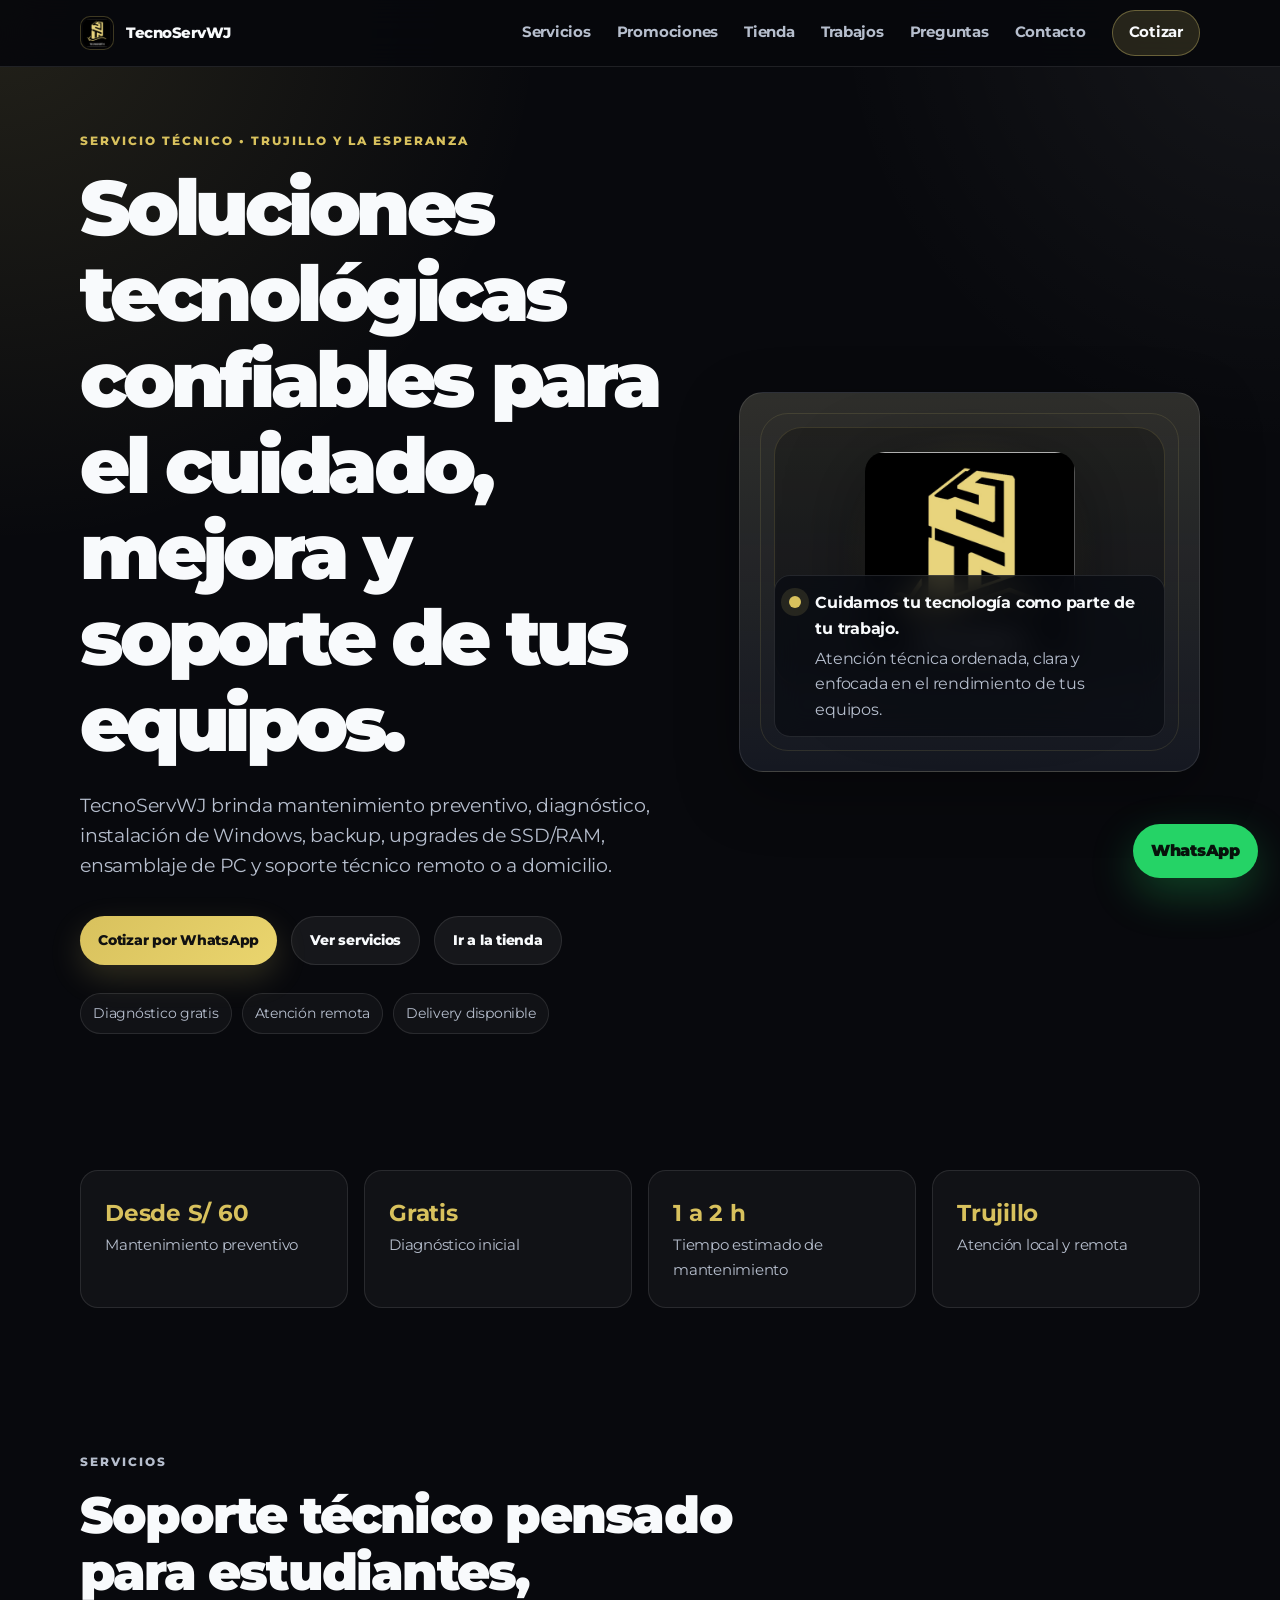
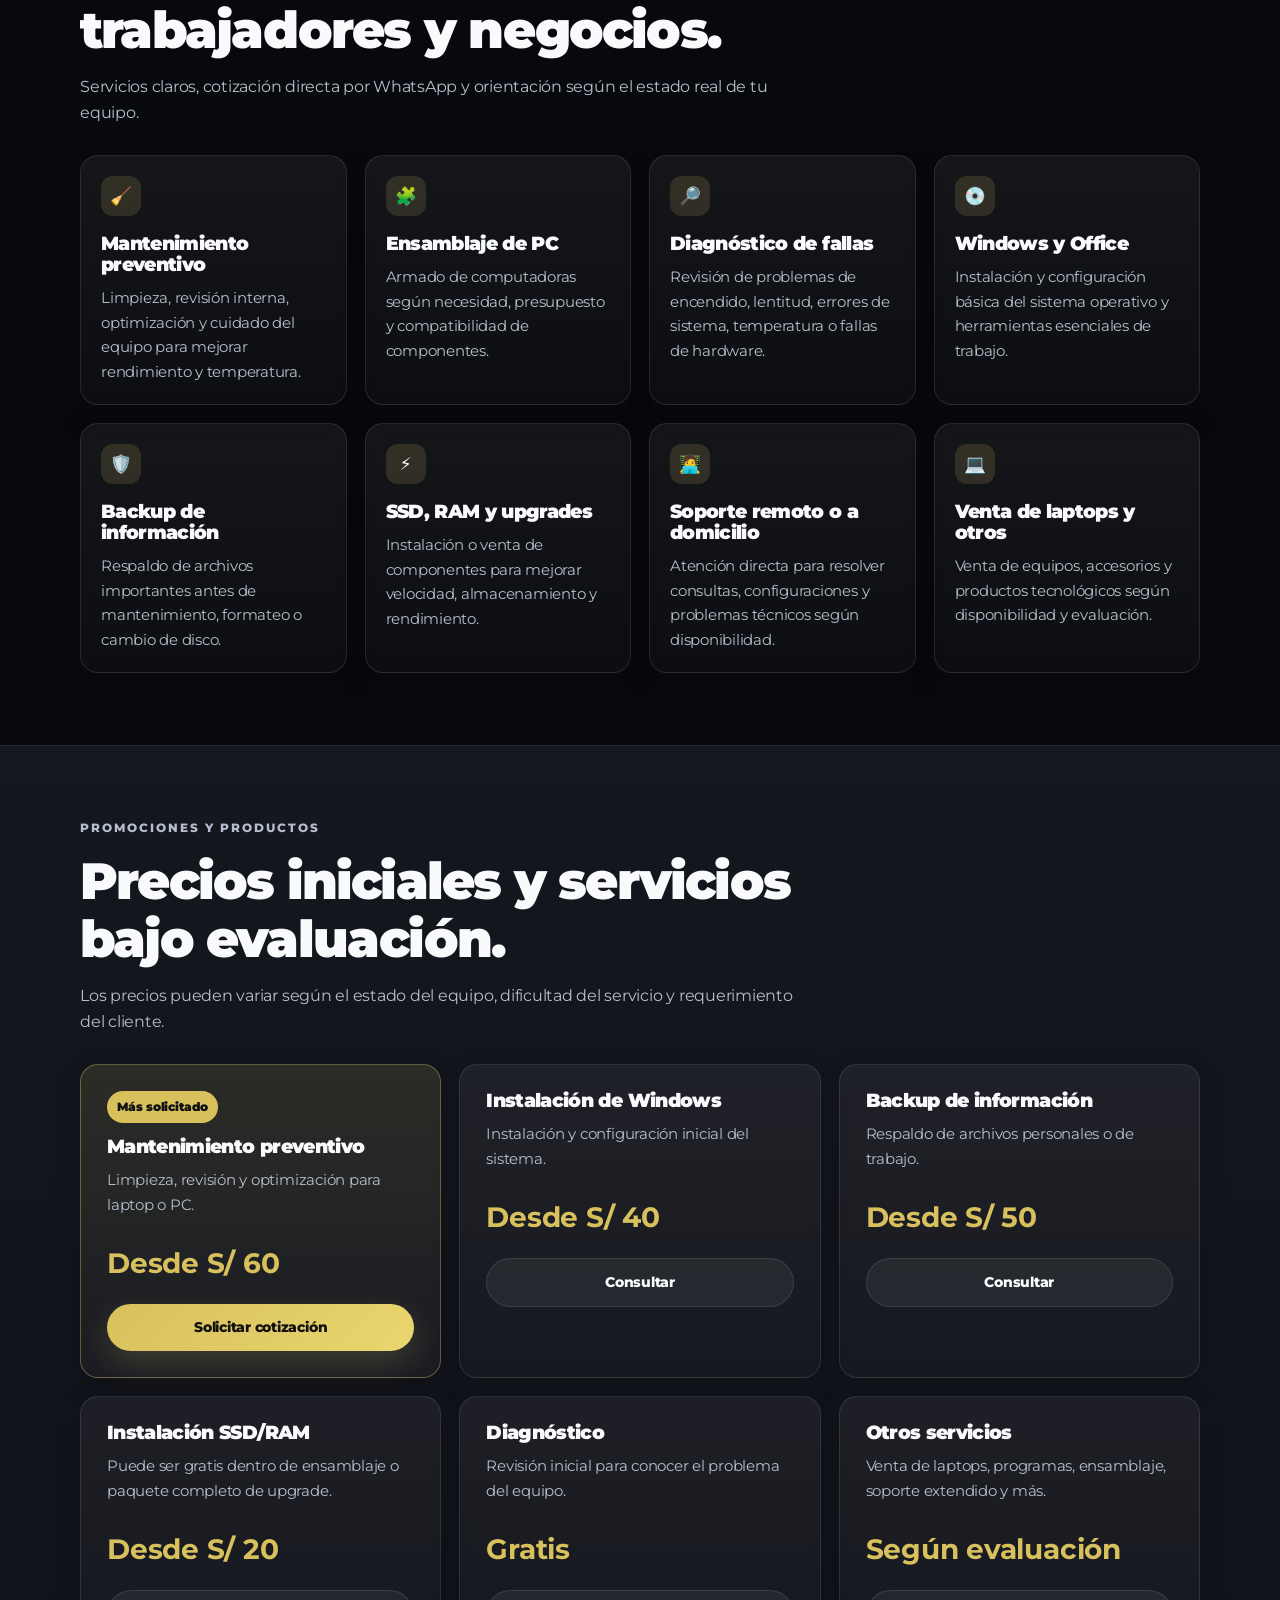
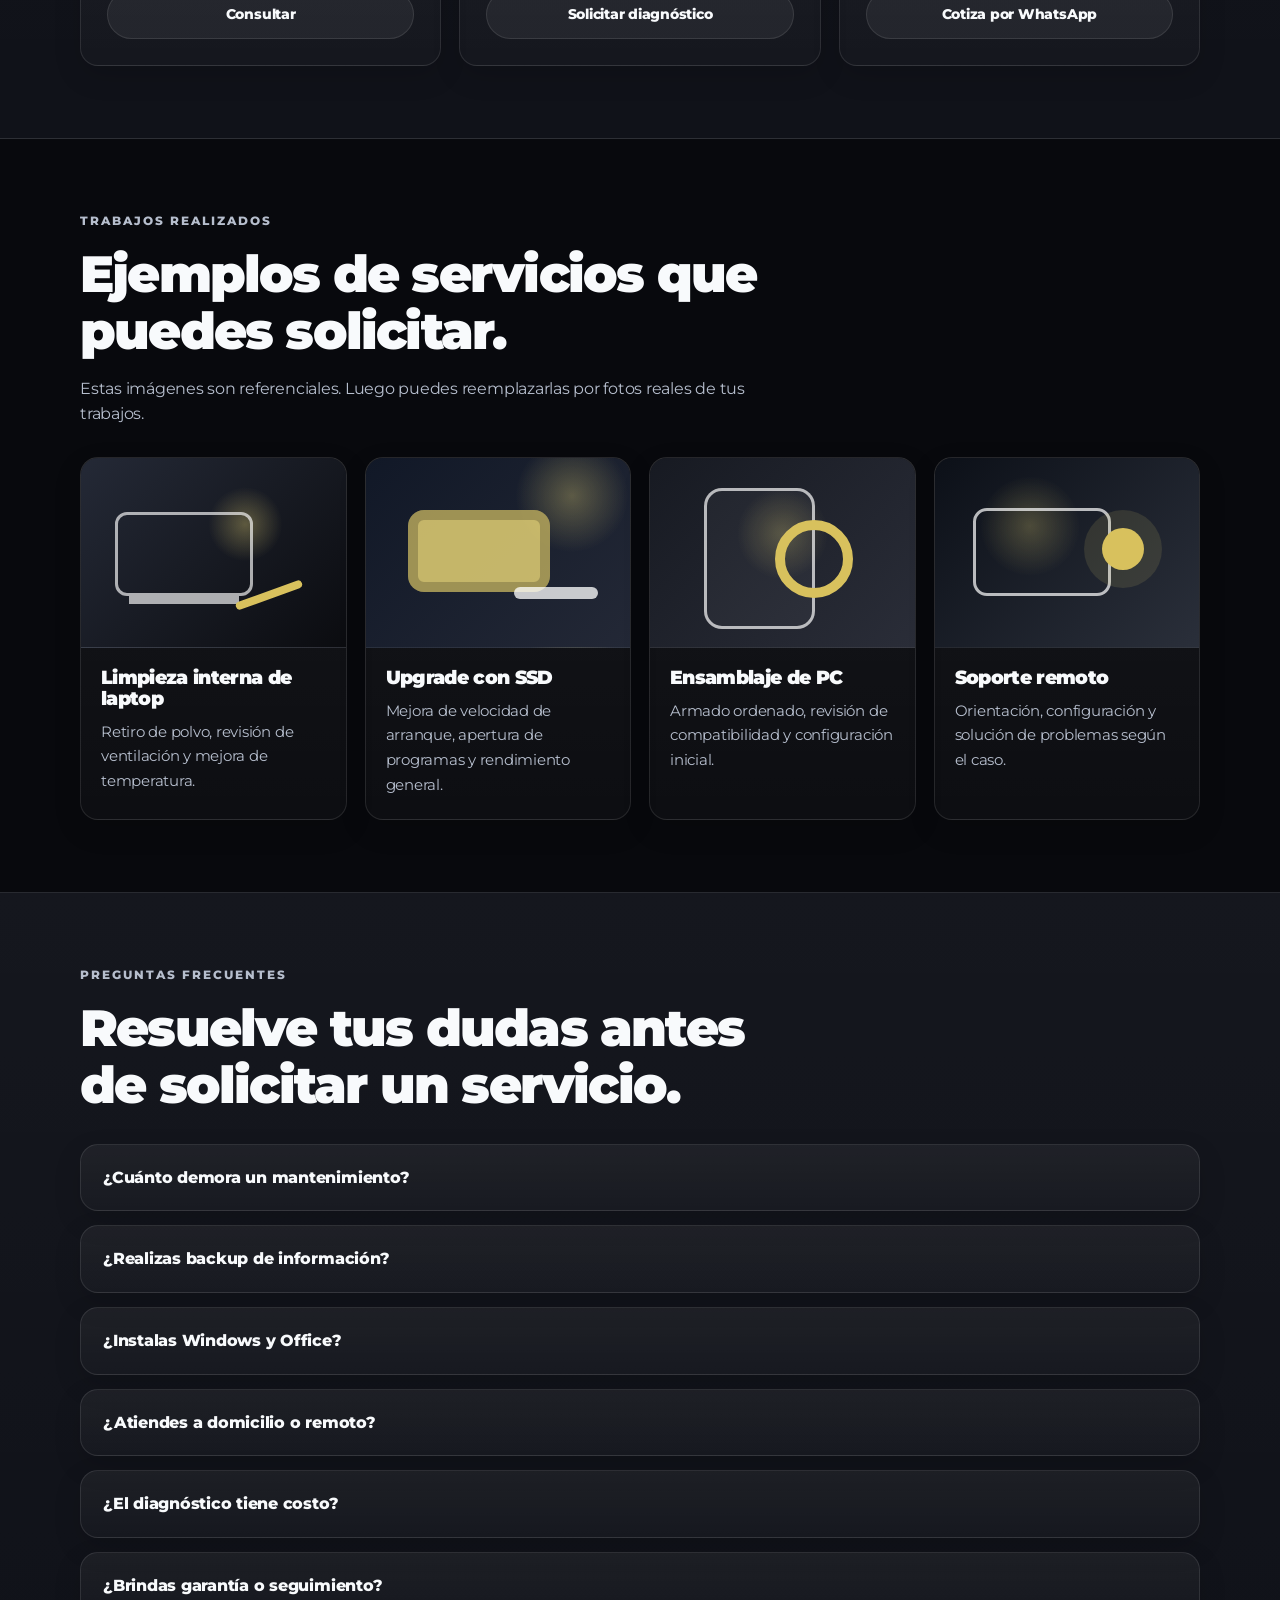
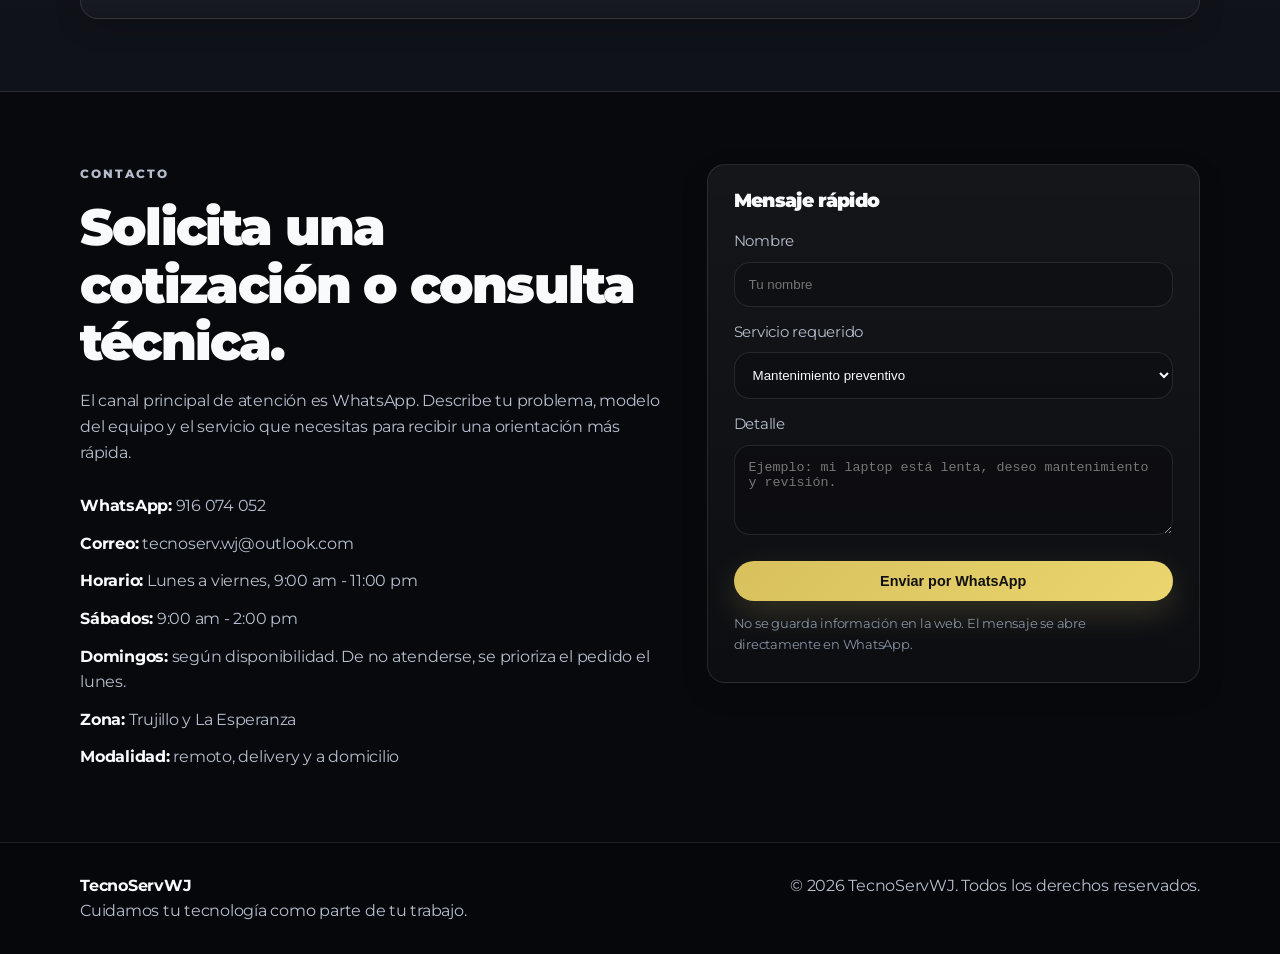
<file: index.html>
<!DOCTYPE html>
<html lang="es">
<head>
  <meta charset="UTF-8" />
  <meta name="viewport" content="width=device-width, initial-scale=1.0" />
  <title>TecnoServWJ | Servicio técnico en Trujillo</title>
  <meta name="description" content="TecnoServWJ brinda mantenimiento preventivo, diagnóstico, instalación de Windows, backup, upgrades de SSD/RAM, ensamblaje de PC y soporte técnico en Trujillo y La Esperanza." />
  <meta name="theme-color" content="#0b0b0f" />

  <meta property="og:title" content="TecnoServWJ | Servicio técnico en Trujillo" />
  <meta property="og:description" content="Cuidamos tu tecnología como parte de tu trabajo. Mantenimiento, diagnóstico, upgrades, instalación de Windows, backup y soporte técnico." />
  <meta property="og:type" content="website" />
  <meta property="og:image" content="assets/logo-fondo-negro.png" />

  <link rel="icon" href="assets/favicon.png" />
  <link rel="stylesheet" href="styles.css" />
</head>
<body>
  <header class="site-header">
    <nav class="navbar container">
      <a class="brand" href="#inicio" aria-label="Inicio TecnoServWJ">
        <img src="assets/logo-fondo-negro.png" alt="Logo TecnoServWJ" class="brand-logo" />
        <span class="brand-text">TecnoServWJ</span>
      </a>

      <button class="menu-toggle" id="menuToggle" aria-label="Abrir menú">
        <span></span>
        <span></span>
        <span></span>
      </button>

      <div class="nav-links" id="navLinks">
        <a href="#servicios">Servicios</a>
        <a href="#promociones">Promociones</a>
        <a href="tienda.html">Tienda</a>
        <a href="#trabajos">Trabajos</a>
        <a href="#faq">Preguntas</a>
        <a href="#contacto">Contacto</a>
        <a class="nav-cta" href="https://wa.me/51916074052?text=Hola%20TecnoServWJ%2C%20quiero%20cotizar%20un%20servicio%20t%C3%A9cnico." target="_blank" rel="noopener">Cotizar</a>
      </div>
    </nav>
  </header>

  <main>
    <section id="inicio" class="hero">
      <div class="container hero-grid">
        <div class="hero-content reveal">
          <p class="eyebrow">Servicio técnico • Trujillo y La Esperanza</p>
          <h1>Soluciones tecnológicas confiables para el cuidado, mejora y soporte de tus equipos.</h1>
          <p class="hero-subtitle">TecnoServWJ brinda mantenimiento preventivo, diagnóstico, instalación de Windows, backup, upgrades de SSD/RAM, ensamblaje de PC y soporte técnico remoto o a domicilio.</p>

          <div class="hero-actions">
            <a class="btn btn-primary" href="https://wa.me/51916074052?text=Hola%20TecnoServWJ%2C%20quiero%20cotizar%20un%20servicio." target="_blank" rel="noopener">Cotizar por WhatsApp</a>
            <a class="btn btn-secondary" href="#servicios">Ver servicios</a>
            <a class="btn btn-secondary" href="tienda.html">Ir a la tienda</a>
          </div>

          <div class="trust-row">
            <span>Diagnóstico gratis</span>
            <span>Atención remota</span>
            <span>Delivery disponible</span>
          </div>
        </div>

        <div class="hero-card reveal">
          <div class="hero-logo-wrap">
            <img src="assets/logo-fondo-negro.png" alt="TecnoServWJ" class="hero-logo" />
          </div>
          <div class="status-card">
            <span class="status-dot"></span>
            <div>
              <strong>Cuidamos tu tecnología como parte de tu trabajo.</strong>
              <p>Atención técnica ordenada, clara y enfocada en el rendimiento de tus equipos.</p>
            </div>
          </div>
        </div>
      </div>
    </section>

    <section class="section stats-section">
      <div class="container stats-grid">
        <div class="stat reveal">
          <strong>Desde S/ 60</strong>
          <span>Mantenimiento preventivo</span>
        </div>
        <div class="stat reveal">
          <strong>Gratis</strong>
          <span>Diagnóstico inicial</span>
        </div>
        <div class="stat reveal">
          <strong>1 a 2 h</strong>
          <span>Tiempo estimado de mantenimiento</span>
        </div>
        <div class="stat reveal">
          <strong>Trujillo</strong>
          <span>Atención local y remota</span>
        </div>
      </div>
    </section>

    <section id="servicios" class="section">
      <div class="container">
        <div class="section-heading reveal">
          <p class="eyebrow">Servicios</p>
          <h2>Soporte técnico pensado para estudiantes, trabajadores y negocios.</h2>
          <p>Servicios claros, cotización directa por WhatsApp y orientación según el estado real de tu equipo.</p>
        </div>

        <div class="cards-grid services-grid">
          <article class="service-card reveal">
            <span class="icon">🧹</span>
            <h3>Mantenimiento preventivo</h3>
            <p>Limpieza, revisión interna, optimización y cuidado del equipo para mejorar rendimiento y temperatura.</p>
          </article>
          <article class="service-card reveal">
            <span class="icon">🧩</span>
            <h3>Ensamblaje de PC</h3>
            <p>Armado de computadoras según necesidad, presupuesto y compatibilidad de componentes.</p>
          </article>
          <article class="service-card reveal">
            <span class="icon">🔎</span>
            <h3>Diagnóstico de fallas</h3>
            <p>Revisión de problemas de encendido, lentitud, errores de sistema, temperatura o fallas de hardware.</p>
          </article>
          <article class="service-card reveal">
            <span class="icon">💿</span>
            <h3>Windows y Office</h3>
            <p>Instalación y configuración básica del sistema operativo y herramientas esenciales de trabajo.</p>
          </article>
          <article class="service-card reveal">
            <span class="icon">🛡️</span>
            <h3>Backup de información</h3>
            <p>Respaldo de archivos importantes antes de mantenimiento, formateo o cambio de disco.</p>
          </article>
          <article class="service-card reveal">
            <span class="icon">⚡</span>
            <h3>SSD, RAM y upgrades</h3>
            <p>Instalación o venta de componentes para mejorar velocidad, almacenamiento y rendimiento.</p>
          </article>
          <article class="service-card reveal">
            <span class="icon">🧑‍💻</span>
            <h3>Soporte remoto o a domicilio</h3>
            <p>Atención directa para resolver consultas, configuraciones y problemas técnicos según disponibilidad.</p>
          </article>
          <article class="service-card reveal">
            <span class="icon">💻</span>
            <h3>Venta de laptops y otros</h3>
            <p>Venta de equipos, accesorios y productos tecnológicos según disponibilidad y evaluación.</p>
          </article>
        </div>
      </div>
    </section>

    <section id="promociones" class="section section-alt">
      <div class="container">
        <div class="section-heading reveal">
          <p class="eyebrow">Promociones y productos</p>
          <h2>Precios iniciales y servicios bajo evaluación.</h2>
          <p>Los precios pueden variar según el estado del equipo, dificultad del servicio y requerimiento del cliente.</p>
        </div>

        <div class="pricing-grid">
          <article class="price-card featured reveal">
            <div class="tag">Más solicitado</div>
            <h3>Mantenimiento preventivo</h3>
            <p>Limpieza, revisión y optimización para laptop o PC.</p>
            <strong class="price">Desde S/ 60</strong>
            <a class="btn btn-primary btn-full" href="https://wa.me/51916074052?text=Hola%20TecnoServWJ%2C%20quiero%20cotizar%20un%20mantenimiento%20preventivo." target="_blank" rel="noopener">Solicitar cotización</a>
          </article>

          <article class="price-card reveal">
            <h3>Instalación de Windows</h3>
            <p>Instalación y configuración inicial del sistema.</p>
            <strong class="price">Desde S/ 40</strong>
            <a class="btn btn-secondary btn-full" href="https://wa.me/51916074052?text=Hola%20TecnoServWJ%2C%20quiero%20cotizar%20instalaci%C3%B3n%20de%20Windows." target="_blank" rel="noopener">Consultar</a>
          </article>

          <article class="price-card reveal">
            <h3>Backup de información</h3>
            <p>Respaldo de archivos personales o de trabajo.</p>
            <strong class="price">Desde S/ 50</strong>
            <a class="btn btn-secondary btn-full" href="https://wa.me/51916074052?text=Hola%20TecnoServWJ%2C%20quiero%20cotizar%20un%20backup%20de%20informaci%C3%B3n." target="_blank" rel="noopener">Consultar</a>
          </article>

          <article class="price-card reveal">
            <h3>Instalación SSD/RAM</h3>
            <p>Puede ser gratis dentro de ensamblaje o paquete completo de upgrade.</p>
            <strong class="price">Desde S/ 20</strong>
            <a class="btn btn-secondary btn-full" href="https://wa.me/51916074052?text=Hola%20TecnoServWJ%2C%20quiero%20cotizar%20instalaci%C3%B3n%20de%20SSD%20o%20RAM." target="_blank" rel="noopener">Consultar</a>
          </article>

          <article class="price-card reveal">
            <h3>Diagnóstico</h3>
            <p>Revisión inicial para conocer el problema del equipo.</p>
            <strong class="price">Gratis</strong>
            <a class="btn btn-secondary btn-full" href="https://wa.me/51916074052?text=Hola%20TecnoServWJ%2C%20necesito%20un%20diagn%C3%B3stico%20para%20mi%20equipo." target="_blank" rel="noopener">Solicitar diagnóstico</a>
          </article>

          <article class="price-card reveal">
            <h3>Otros servicios</h3>
            <p>Venta de laptops, programas, ensamblaje, soporte extendido y más.</p>
            <strong class="price">Según evaluación</strong>
            <a class="btn btn-secondary btn-full" href="https://wa.me/51916074052?text=Hola%20TecnoServWJ%2C%20quiero%20consultar%20por%20otro%20servicio." target="_blank" rel="noopener">Cotiza por WhatsApp</a>
          </article>
        </div>
      </div>
    </section>


    <section id="trabajos" class="section">
      <div class="container">
        <div class="section-heading reveal">
          <p class="eyebrow">Trabajos realizados</p>
          <h2>Ejemplos de servicios que puedes solicitar.</h2>
          <p>Estas imágenes son referenciales. Luego puedes reemplazarlas por fotos reales de tus trabajos.</p>
        </div>

        <div class="work-grid">
          <article class="work-card reveal">
            <div class="work-visual laptop-cleaning"></div>
            <h3>Limpieza interna de laptop</h3>
            <p>Retiro de polvo, revisión de ventilación y mejora de temperatura.</p>
          </article>
          <article class="work-card reveal">
            <div class="work-visual ssd-upgrade"></div>
            <h3>Upgrade con SSD</h3>
            <p>Mejora de velocidad de arranque, apertura de programas y rendimiento general.</p>
          </article>
          <article class="work-card reveal">
            <div class="work-visual pc-build"></div>
            <h3>Ensamblaje de PC</h3>
            <p>Armado ordenado, revisión de compatibilidad y configuración inicial.</p>
          </article>
          <article class="work-card reveal">
            <div class="work-visual remote-support"></div>
            <h3>Soporte remoto</h3>
            <p>Orientación, configuración y solución de problemas según el caso.</p>
          </article>
        </div>
      </div>
    </section>

    <section id="faq" class="section section-alt">
      <div class="container">
        <div class="section-heading reveal">
          <p class="eyebrow">Preguntas frecuentes</p>
          <h2>Resuelve tus dudas antes de solicitar un servicio.</h2>
        </div>

        <div class="faq-list">
          <details class="faq-item reveal">
            <summary>¿Cuánto demora un mantenimiento?</summary>
            <p>Normalmente entre 1 y 2 horas, dependiendo del equipo y del trabajo requerido. En algunos casos puede tomar menos tiempo.</p>
          </details>
          <details class="faq-item reveal">
            <summary>¿Realizas backup de información?</summary>
            <p>Sí. Se puede realizar respaldo de información importante antes del mantenimiento, formateo o cambio de disco.</p>
          </details>
          <details class="faq-item reveal">
            <summary>¿Instalas Windows y Office?</summary>
            <p>Sí. Se realiza instalación y configuración básica según la necesidad del cliente.</p>
          </details>
          <details class="faq-item reveal">
            <summary>¿Atiendes a domicilio o remoto?</summary>
            <p>Sí. La atención puede ser a domicilio, por delivery o de forma remota, según el tipo de servicio y disponibilidad.</p>
          </details>
          <details class="faq-item reveal">
            <summary>¿El diagnóstico tiene costo?</summary>
            <p>El diagnóstico inicial es gratis. Si el servicio requiere una revisión más específica o intervención avanzada, se informa antes de continuar.</p>
          </details>
          <details class="faq-item reveal">
            <summary>¿Brindas garantía o seguimiento?</summary>
            <p>Sí. Se puede brindar garantía según el tipo de servicio realizado, además de seguimiento, respuestas a consultas y soporte extendido si se contrata.</p>
          </details>
        </div>
      </div>
    </section>

    <section id="contacto" class="section contact-section">
      <div class="container contact-grid">
        <div class="contact-content reveal">
          <p class="eyebrow">Contacto</p>
          <h2>Solicita una cotización o consulta técnica.</h2>
          <p>El canal principal de atención es WhatsApp. Describe tu problema, modelo del equipo y el servicio que necesitas para recibir una orientación más rápida.</p>

          <div class="contact-list">
            <p><strong>WhatsApp:</strong> 916 074 052</p>
            <p><strong>Correo:</strong> tecnoserv.wj@outlook.com</p>
            <p><strong>Horario:</strong> Lunes a viernes, 9:00 am - 11:00 pm</p>
            <p><strong>Sábados:</strong> 9:00 am - 2:00 pm</p>
            <p><strong>Domingos:</strong> según disponibilidad. De no atenderse, se prioriza el pedido el lunes.</p>
            <p><strong>Zona:</strong> Trujillo y La Esperanza</p>
            <p><strong>Modalidad:</strong> remoto, delivery y a domicilio</p>
          </div>
        </div>

        <form class="contact-form reveal" id="quoteForm">
          <h3>Mensaje rápido</h3>
          <label for="name">Nombre</label>
          <input id="name" name="name" type="text" placeholder="Tu nombre" />

          <label for="service">Servicio requerido</label>
          <select id="service" name="service">
            <option value="Mantenimiento preventivo">Mantenimiento preventivo</option>
            <option value="Diagnóstico de fallas">Diagnóstico de fallas</option>
            <option value="Instalación de Windows">Instalación de Windows</option>
            <option value="Backup de información">Backup de información</option>
            <option value="Instalación SSD/RAM">Instalación SSD/RAM</option>
            <option value="Ensamblaje de PC">Ensamblaje de PC</option>
            <option value="Soporte remoto">Soporte remoto</option>
            <option value="Otro servicio">Otro servicio</option>
          </select>

          <label for="message">Detalle</label>
          <textarea id="message" name="message" rows="4" placeholder="Ejemplo: mi laptop está lenta, deseo mantenimiento y revisión."></textarea>

          <button class="btn btn-primary btn-full" type="submit">Enviar por WhatsApp</button>
          <p class="form-note">No se guarda información en la web. El mensaje se abre directamente en WhatsApp.</p>
        </form>
      </div>
    </section>
  </main>

  <footer class="footer">
    <div class="container footer-content">
      <div>
        <strong>TecnoServWJ</strong>
        <p>Cuidamos tu tecnología como parte de tu trabajo.</p>
      </div>
      <p>© <span id="year"></span> TecnoServWJ. Todos los derechos reservados.</p>
    </div>
  </footer>

  <a class="floating-whatsapp" href="https://wa.me/51916074052?text=Hola%20TecnoServWJ%2C%20quiero%20cotizar%20un%20servicio." target="_blank" rel="noopener" aria-label="WhatsApp TecnoServWJ">
    WhatsApp
  </a>

  <script src="script.js"></script>
</body>
</html>
</file>
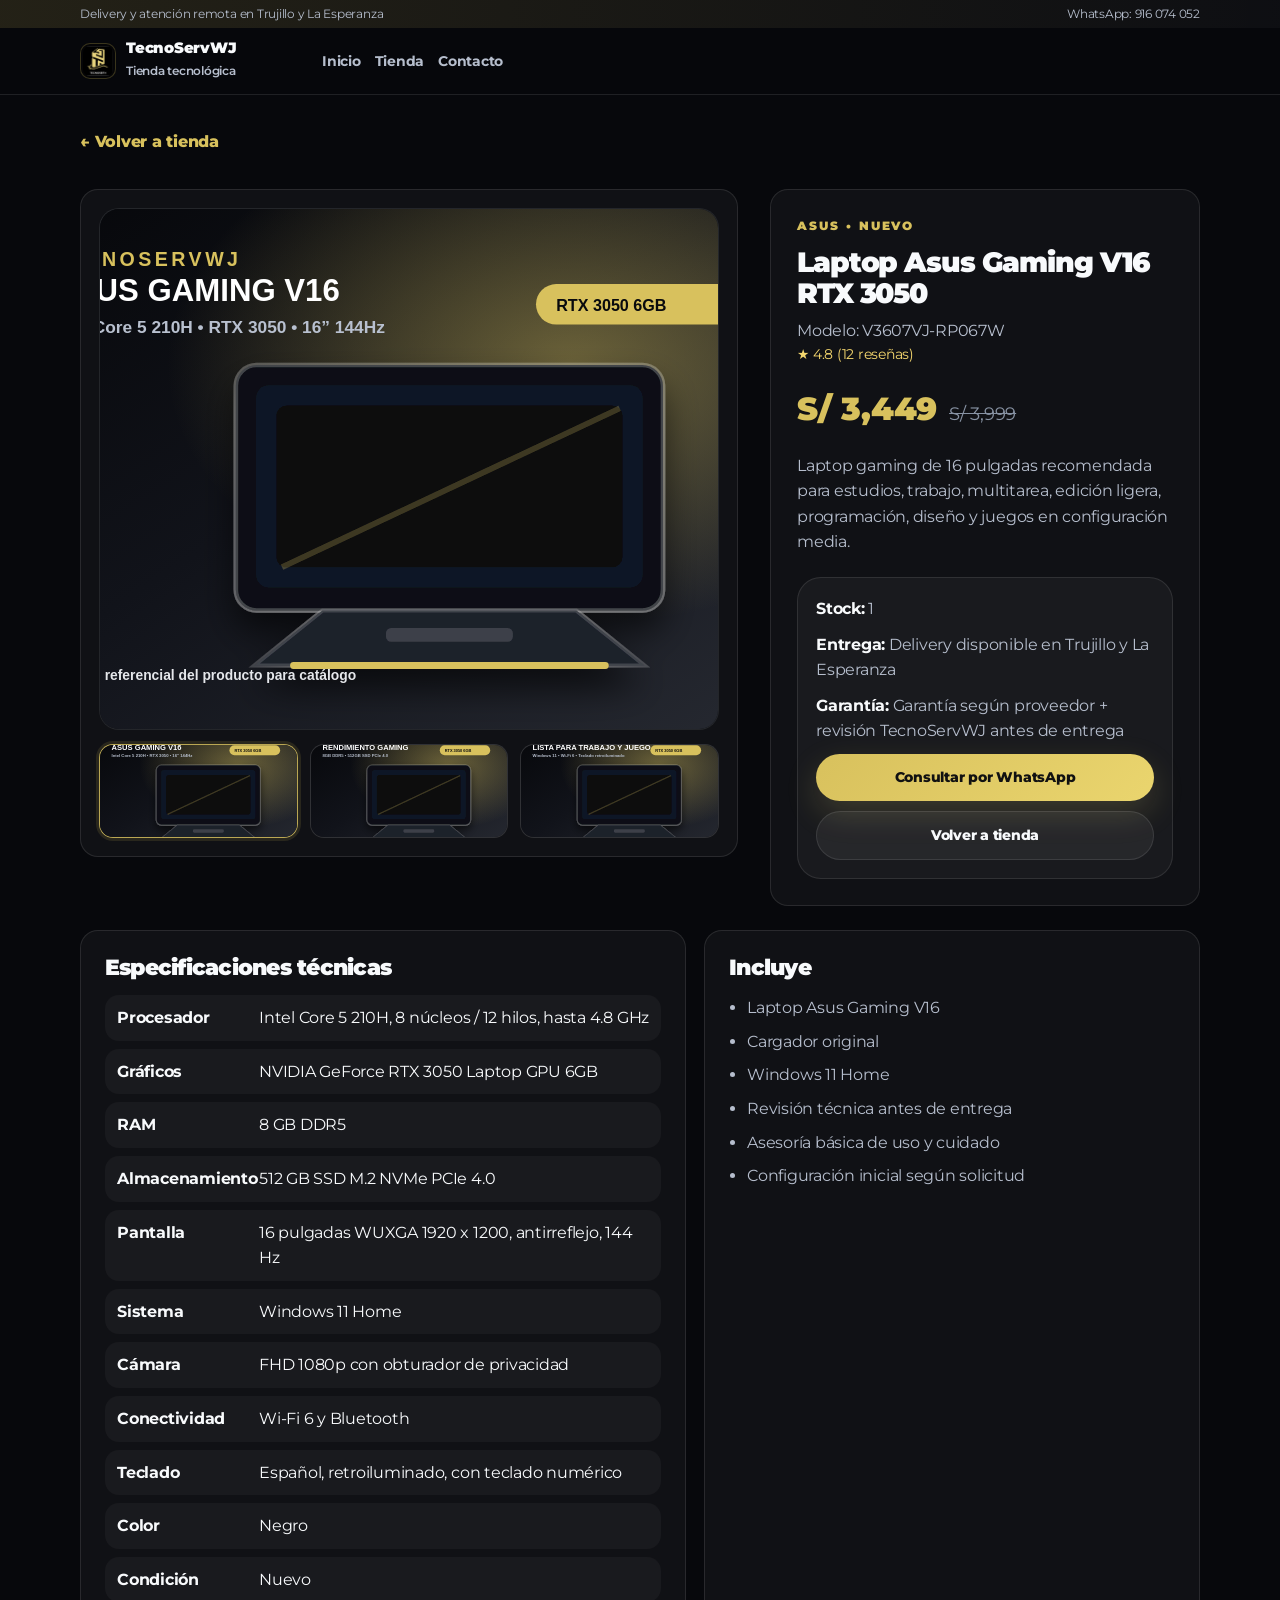
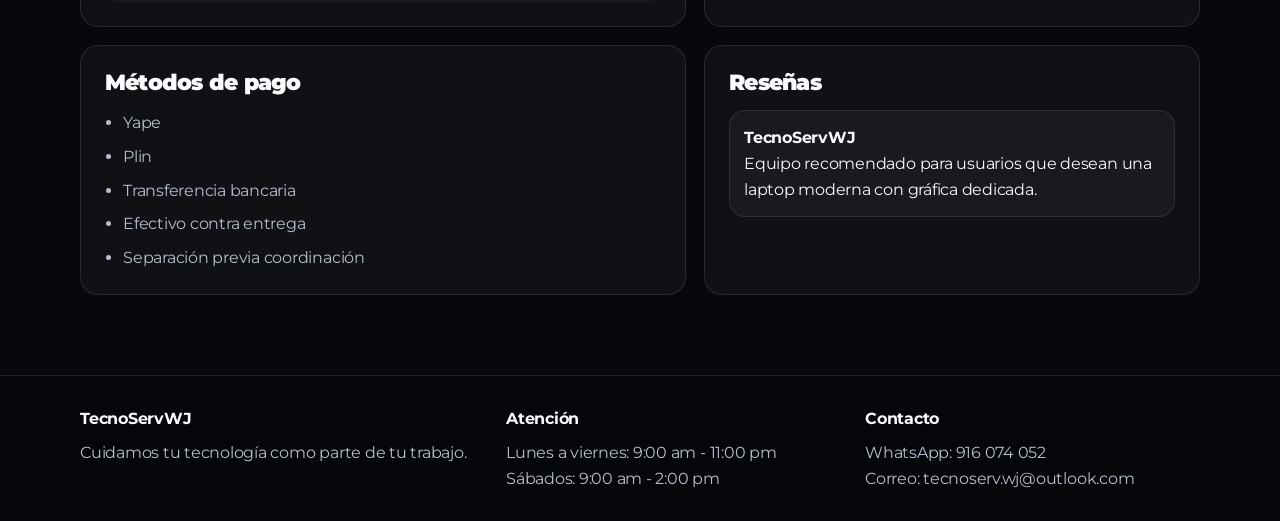
<file: product.html>
<!DOCTYPE html>
<html lang="es">
<head>
  <meta charset="UTF-8" />
  <meta name="viewport" content="width=device-width, initial-scale=1.0" />
  <title>Producto | TecnoServWJ</title>
  <meta name="description" content="Detalle de producto TecnoServWJ." />
  <meta name="theme-color" content="#0b0b0f" />
  <link rel="icon" href="assets/favicon.png" />
  <link rel="stylesheet" href="styles.css" />
</head>
<body class="retail-page product-page">
  <header class="retail-header">
    <div class="retail-topbar">
      <div class="container retail-topbar-inner">
        <span>Delivery y atención remota en Trujillo y La Esperanza</span>
        <span>WhatsApp: 916 074 052</span>
      </div>
    </div>
    <nav class="retail-nav container">
      <a class="retail-brand" href="index.html">
        <img src="assets/logo-fondo-negro.png" alt="Logo TecnoServWJ" />
        <div><strong>TecnoServWJ</strong><small>Tienda tecnológica</small></div>
      </a>
      <div class="retail-actions">
        <a href="index.html">Inicio</a>
        <a href="tienda.html">Tienda</a>
        <a href="index.html#contacto">Contacto</a>
      </div>
    </nav>
  </header>

  <main>
    <div class="container product-breadcrumb"><a href="tienda.html">← Volver a tienda</a></div>
    <section class="container product-detail-page" id="productDetail"></section>
  </main>

  <footer class="retail-footer">
    <div class="container retail-footer-grid">
      <div><strong>TecnoServWJ</strong><p>Cuidamos tu tecnología como parte de tu trabajo.</p></div>
      <div><strong>Atención</strong><p>Lunes a viernes: 9:00 am - 11:00 pm<br>Sábados: 9:00 am - 2:00 pm</p></div>
      <div><strong>Contacto</strong><p>WhatsApp: 916 074 052<br>Correo: tecnoserv.wj@outlook.com</p></div>
    </div>
  </footer>

  <script src="productos.js"></script>
  <script src="script.js"></script>
</body>
</html>
</file>
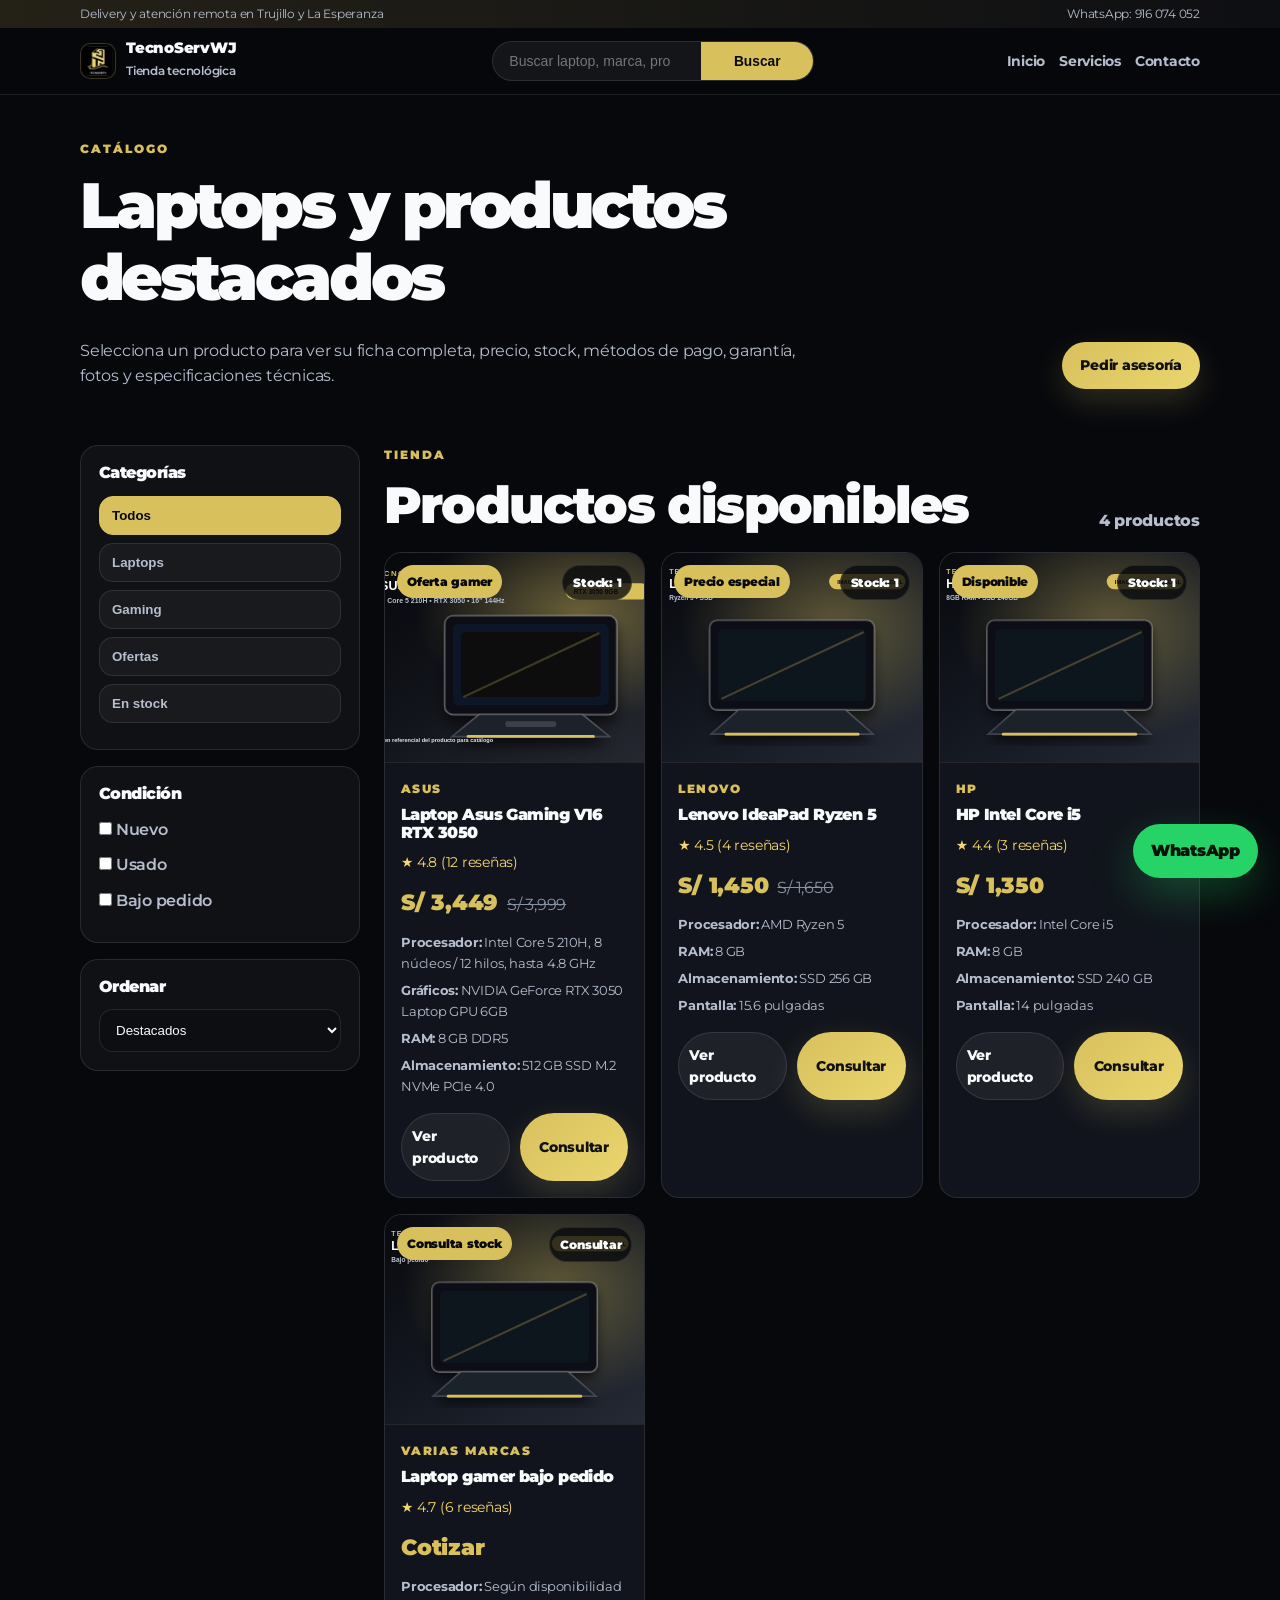
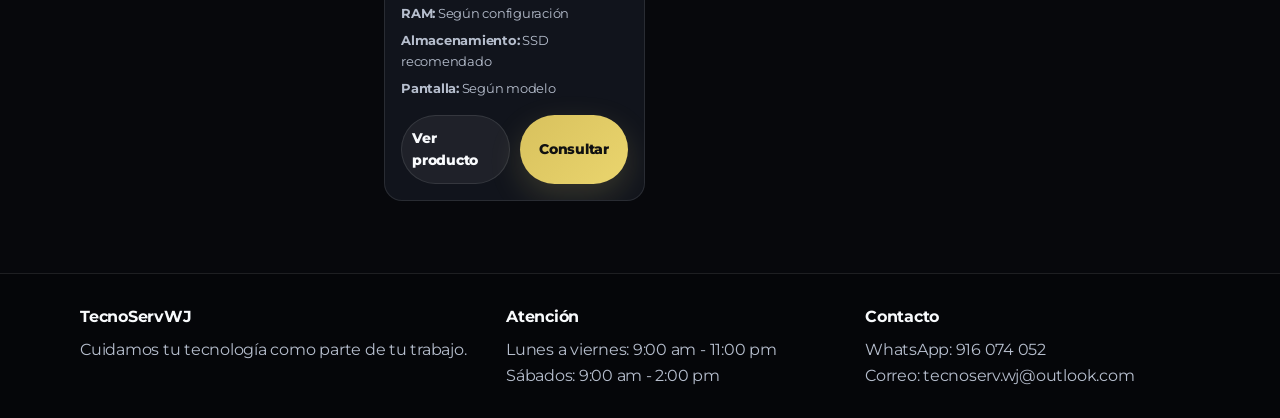
<file: tienda.html>
<!DOCTYPE html>
<html lang="es">
<head>
  <meta charset="UTF-8" />
  <meta name="viewport" content="width=device-width, initial-scale=1.0" />
  <title>Tienda TecnoServWJ | Laptops y productos tecnológicos</title>
  <meta name="description" content="Tienda TecnoServWJ. Venta de laptops y productos tecnológicos en Trujillo y La Esperanza." />
  <meta name="theme-color" content="#0b0b0f" />
  <link rel="icon" href="assets/favicon.png" />
  <link rel="stylesheet" href="styles.css" />
</head>
<body class="retail-page">
  <header class="retail-header">
    <div class="retail-topbar">
      <div class="container retail-topbar-inner">
        <span>Delivery y atención remota en Trujillo y La Esperanza</span>
        <span>WhatsApp: 916 074 052</span>
      </div>
    </div>
    <nav class="retail-nav container">
      <a class="retail-brand" href="index.html">
        <img src="assets/logo-fondo-negro.png" alt="Logo TecnoServWJ" />
        <div><strong>TecnoServWJ</strong><small>Tienda tecnológica</small></div>
      </a>
      <form class="retail-search" id="searchForm">
        <input type="search" id="searchInput" placeholder="Buscar laptop, marca, procesador..." />
        <button type="submit">Buscar</button>
      </form>
      <div class="retail-actions">
        <a href="index.html">Inicio</a>
        <a href="index.html#servicios">Servicios</a>
        <a href="index.html#contacto">Contacto</a>
      </div>
    </nav>
  </header>

  <main>
    <section class="retail-store-head container">
      <div>
        <p class="retail-kicker">Catálogo</p>
        <h1>Laptops y productos destacados</h1>
        <p>Selecciona un producto para ver su ficha completa, precio, stock, métodos de pago, garantía, fotos y especificaciones técnicas.</p>
      </div>
      <a class="btn btn-primary" href="https://wa.me/51916074052?text=Hola%20TecnoServWJ%2C%20quiero%20asesor%C3%ADa%20para%20comprar%20una%20laptop." target="_blank" rel="noopener">Pedir asesoría</a>
    </section>

    <section class="retail-layout container" id="catalogo">
      <aside class="retail-sidebar">
        <div class="filter-card">
          <h3>Categorías</h3>
          <button class="filter-pill active" data-filter="todos">Todos</button>
          <button class="filter-pill" data-filter="laptops">Laptops</button>
          <button class="filter-pill" data-filter="gamer">Gaming</button>
          <button class="filter-pill" data-filter="oferta">Ofertas</button>
          <button class="filter-pill" data-filter="stock">En stock</button>
        </div>
        <div class="filter-card">
          <h3>Condición</h3>
          <label><input type="checkbox" class="state-filter" value="Nuevo"> Nuevo</label>
          <label><input type="checkbox" class="state-filter" value="Usado"> Usado</label>
          <label><input type="checkbox" class="state-filter" value="Bajo pedido"> Bajo pedido</label>
        </div>
        <div class="filter-card">
          <h3>Ordenar</h3>
          <select id="sortSelect">
            <option value="destacados">Destacados</option>
            <option value="precio-menor">Precio menor a mayor</option>
            <option value="precio-mayor">Precio mayor a menor</option>
            <option value="stock">Stock disponible</option>
          </select>
        </div>
      </aside>

      <section class="retail-catalog">
        <div class="catalog-head">
          <div><p class="retail-kicker">Tienda</p><h2>Productos disponibles</h2></div>
          <p id="productCounter">0 productos</p>
        </div>
        <div class="retail-products" id="productGrid"></div>
      </section>
    </section>
  </main>

  <footer class="retail-footer">
    <div class="container retail-footer-grid">
      <div><strong>TecnoServWJ</strong><p>Cuidamos tu tecnología como parte de tu trabajo.</p></div>
      <div><strong>Atención</strong><p>Lunes a viernes: 9:00 am - 11:00 pm<br>Sábados: 9:00 am - 2:00 pm</p></div>
      <div><strong>Contacto</strong><p>WhatsApp: 916 074 052<br>Correo: tecnoserv.wj@outlook.com</p></div>
    </div>
  </footer>

  <a class="floating-whatsapp" href="https://wa.me/51916074052?text=Hola%20TecnoServWJ%2C%20quiero%20consultar%20por%20la%20tienda." target="_blank" rel="noopener">WhatsApp</a>
  <script src="productos.js"></script>
  <script src="script.js"></script>
</body>
</html>
</file>
<file: styles.css>
@import url('https://fonts.googleapis.com/css2?family=Montserrat:wght@400;500;600;700;800;900&display=swap');

:root {
  --bg: #08090d;
  --bg-soft: #101219;
  --bg-card: #151821;
  --text: #f8fafc;
  --muted: #b6becd;
  --muted-2: #8792a3;
  --gold: #d8c15d;
  --gold-strong: #ead56e;
  --gold-soft: rgba(230, 211, 117, 0.14);
  --border: rgba(255, 255, 255, 0.10);
  --shadow: 0 20px 60px rgba(0, 0, 0, 0.35);
  --radius: 22px;
}

* {
  box-sizing: border-box;
  margin: 0;
  padding: 0;
}

html {
  scroll-behavior: smooth;
}

body {
  font-family: "Montserrat", system-ui, -apple-system, BlinkMacSystemFont, "Segoe UI", sans-serif;
  background:
    radial-gradient(circle at top left, rgba(230, 211, 117, 0.12), transparent 34rem),
    radial-gradient(circle at top right, rgba(255, 255, 255, 0.06), transparent 28rem),
    var(--bg);
  color: var(--text);
  line-height: 1.6;
}

a {
  color: inherit;
  text-decoration: none;
}

img {
  max-width: 100%;
  display: block;
}

.container {
  width: min(1120px, calc(100% - 32px));
  margin-inline: auto;
}

.site-header {
  position: sticky;
  top: 0;
  z-index: 50;
  background: rgba(8, 9, 13, 0.82);
  backdrop-filter: blur(18px);
  border-bottom: 1px solid var(--border);
}

.navbar {
  height: 78px;
  display: flex;
  align-items: center;
  justify-content: space-between;
}

.brand {
  display: flex;
  align-items: center;
  gap: 12px;
  font-weight: 800;
  letter-spacing: 0.02em;
}

.brand-logo {
  width: 48px;
  height: 48px;
  object-fit: cover;
  border-radius: 16px;
  border: 1px solid rgba(230, 211, 117, 0.25);
}

.brand-text {
  font-size: 1.05rem;
}

.nav-links {
  display: flex;
  align-items: center;
  gap: 26px;
  color: var(--muted);
  font-size: 0.95rem;
}

.nav-links a:hover {
  color: var(--gold);
}

.nav-cta {
  padding: 10px 16px;
  border: 1px solid rgba(230, 211, 117, 0.35);
  border-radius: 999px;
  color: var(--text) !important;
  background: var(--gold-soft);
}

.menu-toggle {
  display: none;
  width: 42px;
  height: 42px;
  border: 1px solid var(--border);
  background: var(--bg-card);
  border-radius: 12px;
  cursor: pointer;
}

.menu-toggle span {
  display: block;
  width: 19px;
  height: 2px;
  margin: 5px auto;
  background: var(--text);
  border-radius: 2px;
}

.hero {
  min-height: calc(100vh - 78px);
  display: grid;
  place-items: center;
  padding: 80px 0;
}

.hero-grid {
  display: grid;
  grid-template-columns: 1.15fr 0.85fr;
  gap: 56px;
  align-items: center;
}

.eyebrow {
  color: var(--gold);
  text-transform: uppercase;
  letter-spacing: 0.16em;
  font-weight: 800;
  font-size: 0.78rem;
  margin-bottom: 14px;
}

h1, h2, h3 {
  line-height: 1.12;
}

h1 {
  font-size: clamp(2.55rem, 6vw, 5.45rem);
  letter-spacing: -0.035em;
  margin-bottom: 24px;
}

.hero-subtitle {
  color: var(--muted);
  font-size: clamp(1rem, 2vw, 1.18rem);
  max-width: 680px;
}

.hero-actions {
  display: flex;
  flex-wrap: wrap;
  gap: 14px;
  margin-top: 34px;
}

.btn {
  display: inline-flex;
  align-items: center;
  justify-content: center;
  border: 0;
  cursor: pointer;
  font-weight: 800;
  border-radius: 999px;
  padding: 14px 22px;
  transition: transform 0.2s ease, border-color 0.2s ease, background 0.2s ease;
}

.btn:hover {
  transform: translateY(-2px);
}

.btn-primary {
  color: #111;
  background: linear-gradient(135deg, var(--gold), var(--gold-strong));
  box-shadow: 0 12px 32px rgba(230, 211, 117, 0.18);
}

.btn-secondary {
  color: var(--text);
  background: rgba(255, 255, 255, 0.06);
  border: 1px solid var(--border);
}

.btn-full {
  width: 100%;
}

.trust-row {
  display: flex;
  flex-wrap: wrap;
  gap: 10px;
  margin-top: 28px;
}

.trust-row span {
  color: var(--muted);
  font-size: 0.9rem;
  border: 1px solid var(--border);
  background: rgba(255, 255, 255, 0.04);
  padding: 8px 12px;
  border-radius: 999px;
}

.hero-card {
  position: relative;
  min-height: 520px;
  border: 1px solid var(--border);
  background:
    linear-gradient(180deg, rgba(230, 211, 117, 0.12), transparent),
    var(--bg-card);
  border-radius: 30px;
  box-shadow: var(--shadow);
  overflow: hidden;
  padding: 34px;
}

.hero-card::before {
  content: "";
  position: absolute;
  inset: 20px;
  border: 1px solid rgba(230, 211, 117, 0.12);
  border-radius: 28px;
  pointer-events: none;
}

.hero-logo-wrap {
  display: grid;
  place-items: center;
  min-height: 345px;
  border-radius: 28px;
  background:
    radial-gradient(circle, rgba(230, 211, 117, 0.18), transparent 55%),
    rgba(0, 0, 0, 0.25);
  border: 1px solid rgba(230, 211, 117, 0.14);
}

.hero-logo {
  width: min(330px, 82%);
  border-radius: 28px;
  filter: drop-shadow(0 20px 40px rgba(0, 0, 0, 0.45));
}

.status-card {
  position: absolute;
  left: 34px;
  right: 34px;
  bottom: 34px;
  display: flex;
  gap: 14px;
  padding: 18px;
  border-radius: 22px;
  background: rgba(10, 12, 18, 0.78);
  border: 1px solid var(--border);
  backdrop-filter: blur(14px);
}

.status-card p {
  color: var(--muted);
  margin-top: 4px;
}

.status-dot {
  width: 12px;
  height: 12px;
  flex: 0 0 auto;
  margin-top: 6px;
  border-radius: 999px;
  background: var(--gold);
  box-shadow: 0 0 0 8px rgba(230, 211, 117, 0.12);
}

.section {
  padding: 96px 0;
}

.section-alt {
  background:
    linear-gradient(180deg, rgba(255, 255, 255, 0.02), rgba(255, 255, 255, 0.00)),
    var(--bg-soft);
  border-top: 1px solid var(--border);
  border-bottom: 1px solid var(--border);
}

.section-heading {
  max-width: 720px;
  margin-bottom: 42px;
}

.section-heading h2 {
  font-size: clamp(2rem, 4vw, 3.4rem);
  letter-spacing: -0.035em;
  margin-bottom: 16px;
}

.section-heading p {
  color: var(--muted);
}

.stats-section {
  padding: 0 0 48px;
}

.stats-grid {
  display: grid;
  grid-template-columns: repeat(4, 1fr);
  gap: 16px;
}

.stat {
  padding: 24px;
  background: rgba(255, 255, 255, 0.04);
  border: 1px solid var(--border);
  border-radius: var(--radius);
}

.stat strong {
  display: block;
  font-size: 1.45rem;
  color: var(--gold);
}

.stat span {
  color: var(--muted);
  font-size: 0.95rem;
}

.cards-grid,
.pricing-grid,
.work-grid {
  display: grid;
  gap: 18px;
}

.services-grid {
  grid-template-columns: repeat(4, 1fr);
}

.service-card,
.price-card,
.work-card,
.faq-item,
.contact-form {
  background: linear-gradient(180deg, rgba(255, 255, 255, 0.055), rgba(255, 255, 255, 0.025));
  border: 1px solid var(--border);
  border-radius: var(--radius);
  box-shadow: 0 10px 28px rgba(0, 0, 0, 0.13);
}

.service-card {
  padding: 24px;
  min-height: 230px;
}

.service-card .icon {
  display: inline-grid;
  place-items: center;
  width: 48px;
  height: 48px;
  font-size: 1.35rem;
  border-radius: 16px;
  background: var(--gold-soft);
  margin-bottom: 18px;
}

.service-card h3,
.price-card h3,
.work-card h3 {
  margin-bottom: 10px;
}

.service-card p,
.price-card p,
.work-card p {
  color: var(--muted);
  font-size: 0.96rem;
}

.pricing-grid {
  grid-template-columns: repeat(3, 1fr);
}

.price-card {
  position: relative;
  padding: 26px;
}

.price-card.featured {
  border-color: rgba(230, 211, 117, 0.34);
  background:
    linear-gradient(180deg, rgba(230, 211, 117, 0.12), rgba(255, 255, 255, 0.035));
}

.tag {
  display: inline-block;
  margin-bottom: 14px;
  padding: 6px 10px;
  border-radius: 999px;
  background: var(--gold);
  color: #111;
  font-size: 0.78rem;
  font-weight: 900;
}

.price {
  display: block;
  margin: 24px 0 18px;
  font-size: 1.75rem;
  color: var(--gold);
}

.work-grid {
  grid-template-columns: repeat(4, 1fr);
}

.work-card {
  overflow: hidden;
}

.work-card h3,
.work-card p {
  padding-inline: 20px;
}

.work-card h3 {
  padding-top: 20px;
}

.work-card p {
  padding-bottom: 22px;
}

.work-visual {
  height: 190px;
  position: relative;
  overflow: hidden;
  border-bottom: 1px solid var(--border);
  background-color: #1b1f2a;
}

.work-visual::before,
.work-visual::after {
  content: "";
  position: absolute;
  border-radius: 999px;
}

.laptop-cleaning {
  background:
    radial-gradient(circle at 62% 35%, rgba(230, 211, 117, 0.34), transparent 18%),
    linear-gradient(135deg, #242936, #0b0c10);
}
.laptop-cleaning::before {
  width: 132px;
  height: 78px;
  left: 34px;
  top: 54px;
  border-radius: 12px;
  border: 3px solid rgba(255,255,255,0.65);
  box-shadow: 0 22px 0 -14px rgba(255,255,255,0.65);
}
.laptop-cleaning::after {
  width: 70px;
  height: 8px;
  right: 42px;
  bottom: 48px;
  background: var(--gold);
  transform: rotate(-20deg);
}

.ssd-upgrade {
  background:
    radial-gradient(circle at 78% 20%, rgba(230, 211, 117, 0.32), transparent 22%),
    linear-gradient(135deg, #111827, #232836);
}
.ssd-upgrade::before {
  width: 142px;
  height: 82px;
  left: 42px;
  top: 52px;
  border-radius: 16px;
  background: rgba(230, 211, 117, 0.84);
  box-shadow: inset 0 0 0 10px rgba(0,0,0,0.2);
}
.ssd-upgrade::after {
  width: 84px;
  height: 12px;
  right: 32px;
  bottom: 48px;
  background: rgba(255,255,255,0.76);
}

.pc-build {
  background:
    radial-gradient(circle at 50% 40%, rgba(230, 211, 117, 0.26), transparent 26%),
    linear-gradient(135deg, #171a22, #2a2d38);
}
.pc-build::before {
  width: 105px;
  height: 135px;
  left: 54px;
  top: 30px;
  border-radius: 18px;
  border: 3px solid rgba(255,255,255,0.68);
  background: rgba(255,255,255,0.04);
}
.pc-build::after {
  width: 58px;
  height: 58px;
  right: 62px;
  top: 62px;
  border: 10px solid var(--gold);
  background: transparent;
}

.remote-support {
  background:
    radial-gradient(circle at 36% 36%, rgba(230, 211, 117, 0.26), transparent 24%),
    linear-gradient(135deg, #0c1018, #2a2f3a);
}
.remote-support::before {
  width: 132px;
  height: 82px;
  left: 38px;
  top: 50px;
  border-radius: 14px;
  border: 3px solid rgba(255,255,255,0.7);
}
.remote-support::after {
  width: 42px;
  height: 42px;
  right: 55px;
  top: 70px;
  border-radius: 50%;
  background: var(--gold);
  box-shadow: 0 0 0 18px rgba(230, 211, 117, 0.12);
}

.faq-list {
  display: grid;
  gap: 14px;
}

.faq-item {
  padding: 0;
  overflow: hidden;
}

.faq-item summary {
  cursor: pointer;
  list-style: none;
  padding: 20px 22px;
  font-weight: 800;
}

.faq-item summary::-webkit-details-marker {
  display: none;
}

.faq-item p {
  color: var(--muted);
  padding: 0 22px 22px;
}

.contact-grid {
  display: grid;
  grid-template-columns: 1fr 0.85fr;
  gap: 46px;
  align-items: start;
}

.contact-content h2 {
  font-size: clamp(2rem, 4vw, 3.2rem);
  letter-spacing: -0.035em;
  margin-bottom: 18px;
}

.contact-content > p {
  color: var(--muted);
  max-width: 620px;
}

.contact-list {
  margin-top: 28px;
  display: grid;
  gap: 12px;
  color: var(--muted);
}

.contact-list strong {
  color: var(--text);
}

.contact-form {
  padding: 26px;
}

.contact-form h3 {
  margin-bottom: 18px;
}

.contact-form label {
  display: block;
  color: var(--muted);
  margin: 14px 0 8px;
  font-size: 0.92rem;
}

.contact-form input,
.contact-form select,
.contact-form textarea {
  width: 100%;
  border: 1px solid var(--border);
  background: rgba(0, 0, 0, 0.18);
  color: var(--text);
  border-radius: 16px;
  padding: 14px;
  outline: none;
}

.contact-form textarea {
  resize: vertical;
}

.contact-form button {
  margin-top: 18px;
}

.form-note {
  color: var(--muted-2);
  font-size: 0.84rem;
  margin-top: 12px;
}

.footer {
  padding: 32px 0;
  border-top: 1px solid var(--border);
  background: #06070a;
}

.footer-content {
  display: flex;
  justify-content: space-between;
  gap: 24px;
  color: var(--muted);
}

.footer strong {
  color: var(--text);
}

.floating-whatsapp {
  position: fixed;
  right: 22px;
  bottom: 22px;
  z-index: 60;
  display: inline-flex;
  align-items: center;
  justify-content: center;
  padding: 14px 18px;
  border-radius: 999px;
  background: #25d366;
  color: #07120b;
  font-weight: 900;
  box-shadow: 0 16px 44px rgba(37, 211, 102, 0.28);
}

.reveal {
  opacity: 0;
  transform: translateY(18px);
  transition: opacity 0.7s ease, transform 0.7s ease;
}

.reveal.visible {
  opacity: 1;
  transform: translateY(0);
}

@media (max-width: 980px) {
  .hero-grid,
  .contact-grid {
    grid-template-columns: 1fr;
  }

  .hero-card {
    min-height: 440px;
  }

  .stats-grid,
  .services-grid,
  .pricing-grid,
  .work-grid {
    grid-template-columns: repeat(2, 1fr);
  }

  .nav-links {
    position: fixed;
    left: 16px;
    right: 16px;
    top: 88px;
    display: none;
    flex-direction: column;
    align-items: stretch;
    padding: 18px;
    border: 1px solid var(--border);
    border-radius: 20px;
    background: rgba(15, 17, 24, 0.98);
  }

  .nav-links.open {
    display: flex;
  }

  .menu-toggle {
    display: block;
  }

  .nav-cta {
    text-align: center;
  }
}

@media (max-width: 620px) {
  .container {
    width: min(100% - 22px, 1120px);
  }

  .navbar {
    height: 70px;
  }

  .brand-logo {
    width: 42px;
    height: 42px;
  }

  .hero {
    padding: 52px 0;
    min-height: auto;
  }

  h1 {
    font-size: 2.65rem;
  }

  .hero-card {
    min-height: 390px;
    padding: 22px;
    border-radius: 28px;
  }

  .status-card {
    left: 22px;
    right: 22px;
    bottom: 22px;
  }

  .section {
    padding: 68px 0;
  }

  .stats-grid,
  .services-grid,
  .pricing-grid,
  .work-grid {
    grid-template-columns: 1fr;
  }

  .footer-content {
    flex-direction: column;
  }

  .floating-whatsapp {
    right: 14px;
    bottom: 14px;
  }
}


/* Tienda de productos */
.store-toolbar {
  display: flex;
  justify-content: space-between;
  gap: 18px;
  align-items: center;
  margin-bottom: 24px;
  padding: 20px;
  border-radius: var(--radius);
  background: rgba(255, 255, 255, 0.04);
  border: 1px solid var(--border);
}

.store-toolbar p {
  color: var(--muted);
  margin-top: 4px;
}

.store-toolbar code {
  color: var(--gold);
  background: rgba(230, 211, 117, 0.08);
  padding: 2px 6px;
  border-radius: 8px;
}

.store-toolbar select {
  min-width: 190px;
  border: 1px solid var(--border);
  background: rgba(0, 0, 0, 0.18);
  color: var(--text);
  border-radius: 14px;
  padding: 12px 14px;
  outline: none;
}

.product-grid {
  display: grid;
  grid-template-columns: repeat(3, 1fr);
  gap: 18px;
}

.product-card {
  overflow: hidden;
  border-radius: var(--radius);
  background: linear-gradient(180deg, rgba(255, 255, 255, 0.055), rgba(255, 255, 255, 0.025));
  border: 1px solid var(--border);
  box-shadow: 0 10px 28px rgba(0, 0, 0, 0.13);
}

.product-image {
  height: 230px;
  position: relative;
  display: grid;
  place-items: center;
  background:
    radial-gradient(circle at 50% 35%, rgba(230, 211, 117, 0.26), transparent 28%),
    linear-gradient(135deg, #161a23, #252a35);
  border-bottom: 1px solid var(--border);
  overflow: hidden;
}

.product-image img {
  width: 100%;
  height: 100%;
  object-fit: cover;
}

.product-placeholder {
  width: 72%;
  height: 42%;
  border: 4px solid rgba(255,255,255,0.7);
  border-radius: 18px;
  position: relative;
  box-shadow: 0 30px 0 -20px rgba(255,255,255,0.7);
}

.product-placeholder::after {
  content: "";
  position: absolute;
  width: 40%;
  height: 8px;
  left: 30%;
  bottom: -26px;
  border-radius: 999px;
  background: var(--gold);
}

.product-badge {
  position: absolute;
  top: 14px;
  left: 14px;
  padding: 7px 10px;
  border-radius: 999px;
  background: var(--gold);
  color: #111;
  font-size: 0.78rem;
  font-weight: 900;
}

.product-stock {
  position: absolute;
  right: 14px;
  top: 14px;
  padding: 7px 10px;
  border-radius: 999px;
  border: 1px solid var(--border);
  background: rgba(8, 9, 13, 0.74);
  color: var(--text);
  font-size: 0.78rem;
  font-weight: 800;
}

.product-content {
  padding: 22px;
}

.product-content h3 {
  margin-bottom: 8px;
}

.product-meta {
  color: var(--muted);
  font-size: 0.92rem;
  margin-bottom: 16px;
}

.product-price-row {
  display: flex;
  align-items: baseline;
  gap: 10px;
  flex-wrap: wrap;
  margin-bottom: 16px;
}

.product-price {
  color: var(--gold);
  font-size: 1.7rem;
  font-weight: 900;
}

.product-old-price {
  color: var(--muted-2);
  text-decoration: line-through;
}

.product-specs-mini {
  display: grid;
  gap: 8px;
  margin: 16px 0;
}

.product-specs-mini span {
  color: var(--muted);
  font-size: 0.92rem;
}

.product-actions {
  display: grid;
  grid-template-columns: 1fr 1fr;
  gap: 10px;
}

.product-actions .btn {
  padding-inline: 12px;
}

.store-note {
  margin-top: 24px;
  padding: 20px;
  border: 1px solid rgba(230, 211, 117, 0.18);
  background: var(--gold-soft);
  border-radius: var(--radius);
}

.store-note p {
  color: var(--muted);
}

.product-modal {
  position: fixed;
  inset: 0;
  z-index: 100;
  display: none;
}

.product-modal.open {
  display: block;
}

.product-modal-backdrop {
  position: absolute;
  inset: 0;
  background: rgba(0, 0, 0, 0.72);
  backdrop-filter: blur(10px);
}

.product-modal-card {
  position: relative;
  width: min(960px, calc(100% - 28px));
  max-height: 88vh;
  overflow: auto;
  margin: 6vh auto;
  border-radius: 28px;
  background: #101219;
  border: 1px solid var(--border);
  box-shadow: var(--shadow);
}

.modal-close {
  position: sticky;
  top: 14px;
  float: right;
  z-index: 2;
  width: 42px;
  height: 42px;
  margin: 14px 14px 0 0;
  border: 1px solid var(--border);
  border-radius: 999px;
  background: rgba(255, 255, 255, 0.08);
  color: var(--text);
  font-size: 1.6rem;
  cursor: pointer;
}

.modal-detail {
  display: grid;
  grid-template-columns: 0.9fr 1.1fr;
  gap: 28px;
  padding: 28px;
}

.modal-gallery-main {
  min-height: 380px;
  display: grid;
  place-items: center;
  border-radius: 24px;
  overflow: hidden;
  border: 1px solid var(--border);
  background:
    radial-gradient(circle at 50% 35%, rgba(230, 211, 117, 0.24), transparent 30%),
    linear-gradient(135deg, #161a23, #252a35);
}

.modal-gallery-main img {
  width: 100%;
  height: 100%;
  object-fit: cover;
}

.modal-info h3 {
  font-size: 2rem;
  margin-bottom: 10px;
}

.modal-info p {
  color: var(--muted);
}

.detail-section {
  margin-top: 22px;
}

.detail-section h4 {
  margin-bottom: 10px;
  color: var(--gold);
}

.detail-list {
  display: grid;
  gap: 8px;
  color: var(--muted);
}

.detail-list li {
  margin-left: 18px;
}

.spec-table {
  display: grid;
  gap: 8px;
}

.spec-table div {
  display: grid;
  grid-template-columns: 130px 1fr;
  gap: 12px;
  padding: 10px 12px;
  border-radius: 14px;
  background: rgba(255, 255, 255, 0.04);
}

.spec-table strong {
  color: var(--text);
}

.review-card {
  padding: 14px;
  border-radius: 16px;
  background: rgba(255, 255, 255, 0.04);
  border: 1px solid var(--border);
  margin-top: 10px;
}

@media (max-width: 980px) {
  .product-grid {
    grid-template-columns: repeat(2, 1fr);
  }

  .modal-detail {
    grid-template-columns: 1fr;
  }
}

@media (max-width: 620px) {
  .store-toolbar {
    flex-direction: column;
    align-items: stretch;
  }

  .product-grid {
    grid-template-columns: 1fr;
  }

  .product-actions {
    grid-template-columns: 1fr;
  }

  .modal-detail {
    padding: 18px;
  }

  .modal-gallery-main {
    min-height: 260px;
  }

  .spec-table div {
    grid-template-columns: 1fr;
  }
}


/* Página separada de tienda */
.active-link {
  color: var(--gold) !important;
}

.store-hero {
  min-height: 64vh;
  display: grid;
  place-items: center;
  padding: 82px 0 46px;
  background:
    radial-gradient(circle at top right, rgba(230, 211, 117, 0.14), transparent 32rem),
    radial-gradient(circle at bottom left, rgba(255, 255, 255, 0.05), transparent 28rem);
}

.store-hero-grid {
  display: grid;
  grid-template-columns: 1.1fr 0.7fr;
  gap: 46px;
  align-items: center;
}

.store-summary-card {
  padding: 32px;
  border-radius: 28px;
  border: 1px solid rgba(230, 211, 117, 0.20);
  background:
    linear-gradient(180deg, rgba(230, 211, 117, 0.12), rgba(255, 255, 255, 0.03)),
    var(--bg-card);
  box-shadow: var(--shadow);
}

.store-summary-card .icon {
  display: inline-grid;
  place-items: center;
  width: 60px;
  height: 60px;
  border-radius: 20px;
  background: var(--gold-soft);
  font-size: 1.7rem;
  margin-bottom: 18px;
}

.store-summary-card p {
  color: var(--muted);
  margin-top: 10px;
}

.store-summary-card code {
  color: var(--gold);
  background: rgba(230, 211, 117, 0.08);
  padding: 2px 6px;
  border-radius: 8px;
}

@media (max-width: 980px) {
  .store-hero-grid {
    grid-template-columns: 1fr;
  }
}


/* Galería de producto */
.modal-thumbs {
  display: grid;
  grid-template-columns: repeat(3, 1fr);
  gap: 10px;
  margin-top: 12px;
}

.modal-thumbs button {
  border: 1px solid var(--border);
  border-radius: 14px;
  overflow: hidden;
  background: rgba(255, 255, 255, 0.05);
  cursor: pointer;
  padding: 0;
}

.modal-thumbs button.active {
  border-color: rgba(216, 193, 93, 0.85);
  box-shadow: 0 0 0 3px rgba(216, 193, 93, 0.12);
}

.modal-thumbs img {
  width: 100%;
  height: 82px;
  object-fit: cover;
}

.product-card {
  transition: transform 0.2s ease, border-color 0.2s ease;
}

.product-card:hover {
  transform: translateY(-4px);
  border-color: rgba(216, 193, 93, 0.26);
}

.brand-text,
h1,
h2,
h3 {
  font-weight: 900;
}

.nav-links {
  font-weight: 600;
}

.product-content h3 {
  font-size: 1.08rem;
}

@media (max-width: 620px) {
  .modal-thumbs img {
    height: 66px;
  }
}


/* Ajuste visual minimalista y producto destacado */
body {
  letter-spacing: -0.01em;
}

.store-hero-product {
  min-height: calc(100vh - 78px);
  padding: 72px 0;
}

.featured-product-card {
  overflow: hidden;
  border-radius: 30px;
  border: 1px solid rgba(216, 193, 93, 0.22);
  background:
    linear-gradient(180deg, rgba(216, 193, 93, 0.10), rgba(255, 255, 255, 0.035)),
    var(--bg-card);
  box-shadow: var(--shadow);
}

.featured-image {
  position: relative;
  height: 310px;
  overflow: hidden;
  border-bottom: 1px solid var(--border);
  background: #0b0d12;
}

.featured-image img {
  width: 100%;
  height: 100%;
  object-fit: cover;
}

.featured-product-info {
  padding: 24px;
}

.featured-product-info h3 {
  font-size: 1.45rem;
  margin-bottom: 12px;
}

.featured-product-info p:not(.eyebrow) {
  color: var(--muted);
}

.brand-logo {
  object-fit: contain;
  background: #050507;
}

.brand-text {
  letter-spacing: -0.03em;
  font-weight: 900;
}

.nav-links {
  font-size: 0.92rem;
  font-weight: 700;
}

h1 {
  font-weight: 900;
  letter-spacing: -0.055em;
}

h2, h3 {
  font-weight: 900;
  letter-spacing: -0.035em;
}

.product-card {
  transition: transform 0.22s ease, border-color 0.22s ease, box-shadow 0.22s ease;
}

.product-card:hover {
  transform: translateY(-5px);
  border-color: rgba(216, 193, 93, 0.32);
  box-shadow: 0 22px 50px rgba(0, 0, 0, 0.22);
}

.modal-thumbs {
  display: grid;
  grid-template-columns: repeat(3, 1fr);
  gap: 11px;
  margin-top: 12px;
}

.modal-thumbs button {
  border: 1px solid var(--border);
  border-radius: 14px;
  overflow: hidden;
  background: rgba(255, 255, 255, 0.05);
  cursor: pointer;
  padding: 0;
}

.modal-thumbs button.active {
  border-color: rgba(216, 193, 93, 0.85);
  box-shadow: 0 0 0 3px rgba(216, 193, 93, 0.12);
}

.modal-thumbs img {
  width: 100%;
  height: 82px;
  object-fit: cover;
}

@media (max-width: 980px) {
  .store-hero-product {
    min-height: auto;
  }

  .featured-image {
    height: 260px;
  }
}


/* =========================================================
   TIENDA RETAIL / E-COMMERCE
   ========================================================= */
.retail-page {
  background: #07080c;
}

.retail-header {
  position: sticky;
  top: 0;
  z-index: 80;
  background: rgba(7, 8, 12, 0.92);
  backdrop-filter: blur(18px);
  border-bottom: 1px solid var(--border);
}

.retail-topbar {
  background: linear-gradient(90deg, rgba(216, 193, 93, 0.14), rgba(255,255,255,0.03));
  color: var(--muted);
  font-size: 0.78rem;
}

.retail-topbar-inner {
  min-height: 34px;
  display: flex;
  justify-content: space-between;
  gap: 18px;
  align-items: center;
}

.retail-nav {
  min-height: 78px;
  display: grid;
  grid-template-columns: 260px 1fr auto;
  gap: 22px;
  align-items: center;
}

.retail-brand {
  display: flex;
  align-items: center;
  gap: 12px;
}

.retail-brand img {
  width: 54px;
  height: 54px;
  border-radius: 16px;
  object-fit: contain;
  background: #050507;
  border: 1px solid rgba(216, 193, 93, 0.25);
}

.retail-brand strong {
  display: block;
  font-size: 1.08rem;
  font-weight: 900;
}

.retail-brand small {
  color: var(--muted);
  font-weight: 600;
}

.retail-search {
  display: grid;
  grid-template-columns: 1fr 112px;
  border: 1px solid var(--border);
  background: rgba(255,255,255,0.06);
  border-radius: 999px;
  overflow: hidden;
}

.retail-search input {
  min-width: 0;
  border: 0;
  background: transparent;
  color: var(--text);
  padding: 14px 18px;
  outline: 0;
}

.retail-search button {
  border: 0;
  background: var(--gold);
  color: #090a0d;
  font-weight: 900;
  cursor: pointer;
}

.retail-actions {
  display: flex;
  align-items: center;
  gap: 18px;
  color: var(--muted);
  font-weight: 700;
  font-size: 0.92rem;
}

.cart-button {
  border: 1px solid rgba(216, 193, 93, 0.35);
  color: var(--text);
  background: rgba(216, 193, 93, 0.10);
  border-radius: 999px;
  padding: 11px 14px;
  font-weight: 900;
  cursor: pointer;
}

.retail-menu-toggle {
  display: none;
}

.retail-mobile-menu {
  display: none;
}

.retail-hero {
  padding: 54px 0;
  background:
    radial-gradient(circle at 75% 28%, rgba(216, 193, 93, 0.20), transparent 30rem),
    linear-gradient(180deg, rgba(255,255,255,0.04), transparent);
}

.retail-hero-grid {
  display: grid;
  grid-template-columns: 1fr 0.92fr;
  gap: 28px;
  align-items: center;
  min-height: 520px;
}

.retail-kicker {
  color: var(--gold);
  text-transform: uppercase;
  letter-spacing: 0.16em;
  font-size: 0.76rem;
  font-weight: 900;
  margin-bottom: 12px;
}

.retail-hero-content h1 {
  font-size: clamp(2.8rem, 6vw, 5.8rem);
  letter-spacing: -0.06em;
  margin-bottom: 18px;
}

.retail-hero-content p {
  color: var(--muted);
  max-width: 660px;
  font-size: 1.04rem;
}

.retail-hero-price {
  display: flex;
  align-items: baseline;
  gap: 14px;
  margin: 26px 0;
}

.retail-hero-price strong {
  color: var(--gold);
  font-size: 2.8rem;
  font-weight: 900;
}

.retail-hero-price span {
  color: var(--muted-2);
  text-decoration: line-through;
  font-size: 1.25rem;
}

.retail-hero-buttons {
  display: flex;
  flex-wrap: wrap;
  gap: 12px;
}

.retail-hero-product {
  position: relative;
  overflow: hidden;
  border-radius: 32px;
  border: 1px solid rgba(216, 193, 93, 0.22);
  background: var(--bg-card);
  box-shadow: var(--shadow);
}

.retail-hero-product img {
  width: 100%;
  min-height: 420px;
  object-fit: cover;
}

.retail-hero-badge {
  position: absolute;
  right: 18px;
  bottom: 18px;
  padding: 12px 16px;
  border-radius: 999px;
  background: rgba(7, 8, 12, 0.82);
  border: 1px solid rgba(216, 193, 93, 0.30);
  color: var(--gold);
  font-weight: 900;
  backdrop-filter: blur(10px);
}

.retail-benefits {
  padding: 22px 0;
  border-top: 1px solid var(--border);
  border-bottom: 1px solid var(--border);
  background: rgba(255,255,255,0.025);
}

.retail-benefits-grid {
  display: grid;
  grid-template-columns: repeat(4, 1fr);
  gap: 14px;
}

.retail-benefits article {
  padding: 18px;
  border: 1px solid var(--border);
  background: rgba(255,255,255,0.035);
  border-radius: 18px;
}

.retail-benefits strong {
  display: block;
  color: var(--text);
  margin-bottom: 4px;
}

.retail-benefits span {
  color: var(--muted);
  font-size: 0.88rem;
}

.retail-layout {
  display: grid;
  grid-template-columns: 280px 1fr;
  gap: 24px;
  padding-top: 64px;
  padding-bottom: 72px;
}

.retail-sidebar {
  position: sticky;
  top: 130px;
  align-self: start;
  display: grid;
  gap: 16px;
}

.filter-card {
  padding: 18px;
  border: 1px solid var(--border);
  border-radius: 20px;
  background: rgba(255,255,255,0.04);
}

.filter-card h3 {
  margin-bottom: 14px;
  font-size: 1rem;
}

.filter-card label {
  display: block;
  color: var(--muted);
  margin: 10px 0;
  font-weight: 600;
}

.filter-card input {
  accent-color: var(--gold);
}

.filter-card select {
  width: 100%;
  border: 1px solid var(--border);
  background: rgba(0,0,0,0.2);
  color: var(--text);
  padding: 12px;
  border-radius: 14px;
  outline: 0;
}

.filter-pill {
  width: 100%;
  text-align: left;
  border: 1px solid var(--border);
  background: rgba(255,255,255,0.04);
  color: var(--muted);
  padding: 11px 12px;
  border-radius: 14px;
  margin-bottom: 8px;
  cursor: pointer;
  font-weight: 800;
}

.filter-pill.active,
.filter-pill:hover {
  color: #090a0d;
  background: var(--gold);
  border-color: var(--gold);
}

.catalog-head {
  display: flex;
  justify-content: space-between;
  gap: 18px;
  align-items: end;
  margin-bottom: 22px;
}

.catalog-head h2 {
  font-size: clamp(2rem, 4vw, 3.2rem);
}

.catalog-head p:last-child {
  color: var(--muted);
  font-weight: 800;
}

.retail-products {
  display: grid;
  grid-template-columns: repeat(3, 1fr);
  gap: 18px;
}

.retail-product-card {
  position: relative;
  overflow: hidden;
  border: 1px solid var(--border);
  background: #11141c;
  border-radius: 22px;
  transition: transform .22s ease, border-color .22s ease, box-shadow .22s ease;
}

.retail-product-card:hover {
  transform: translateY(-4px);
  border-color: rgba(216, 193, 93, .35);
  box-shadow: 0 22px 50px rgba(0,0,0,.25);
}

.retail-product-image {
  height: 245px;
  position: relative;
  background: #0b0d12;
  border-bottom: 1px solid var(--border);
}

.retail-product-image img {
  width: 100%;
  height: 100%;
  object-fit: cover;
}

.retail-badge,
.retail-stock {
  position: absolute;
  top: 12px;
  padding: 7px 10px;
  border-radius: 999px;
  font-size: .75rem;
  font-weight: 900;
}

.retail-badge {
  left: 12px;
  color: #090a0d;
  background: var(--gold);
}

.retail-stock {
  right: 12px;
  color: var(--text);
  background: rgba(7,8,12,.78);
  border: 1px solid var(--border);
}

.retail-product-body {
  padding: 18px;
}

.retail-product-brand {
  color: var(--gold);
  font-size: .76rem;
  letter-spacing: .12em;
  text-transform: uppercase;
  font-weight: 900;
  margin-bottom: 8px;
}

.retail-product-body h3 {
  font-size: 1.02rem;
  min-height: 46px;
  margin-bottom: 10px;
}

.retail-rating {
  color: #f5d76e;
  font-size: .86rem;
  margin-bottom: 12px;
}

.retail-price-row {
  display: flex;
  align-items: baseline;
  gap: 9px;
  flex-wrap: wrap;
  margin-bottom: 12px;
}

.retail-price-row strong {
  color: var(--gold);
  font-size: 1.55rem;
  font-weight: 900;
}

.retail-price-row span {
  color: var(--muted-2);
  text-decoration: line-through;
}

.retail-specs {
  display: grid;
  gap: 6px;
  margin: 12px 0 16px;
  color: var(--muted);
  font-size: .86rem;
}

.retail-card-actions {
  display: grid;
  grid-template-columns: 1fr 1fr;
  gap: 10px;
}

.retail-card-actions .btn {
  padding: 11px 10px;
  font-size: .86rem;
}

.retail-info {
  margin-bottom: 76px;
  padding: 30px;
  border: 1px solid rgba(216, 193, 93, 0.22);
  border-radius: 28px;
  background:
    linear-gradient(90deg, rgba(216, 193, 93, 0.12), rgba(255,255,255,0.03));
  display: flex;
  justify-content: space-between;
  gap: 24px;
  align-items: center;
}

.retail-info p {
  color: var(--muted);
  max-width: 720px;
  margin-top: 8px;
}

.retail-footer {
  padding: 44px 0;
  border-top: 1px solid var(--border);
  background: #050609;
}

.retail-footer-grid {
  display: grid;
  grid-template-columns: 1.2fr 1fr 1fr;
  gap: 24px;
}

.retail-footer p {
  color: var(--muted);
  margin-top: 8px;
}

.cart-panel {
  position: fixed;
  top: 0;
  right: 0;
  width: min(420px, 100%);
  height: 100vh;
  z-index: 130;
  transform: translateX(105%);
  transition: transform .25s ease;
  background: #101219;
  border-left: 1px solid var(--border);
  box-shadow: -20px 0 60px rgba(0,0,0,.35);
  display: flex;
  flex-direction: column;
}

.cart-panel.open {
  transform: translateX(0);
}

.cart-panel-header,
.cart-panel-footer {
  padding: 20px;
  border-bottom: 1px solid var(--border);
}

.cart-panel-header {
  display: flex;
  justify-content: space-between;
  align-items: center;
}

.cart-panel-header button {
  border: 1px solid var(--border);
  background: rgba(255,255,255,.06);
  color: var(--text);
  border-radius: 999px;
  width: 38px;
  height: 38px;
  cursor: pointer;
}

.cart-items {
  flex: 1;
  overflow: auto;
  padding: 18px;
  display: grid;
  align-content: start;
  gap: 12px;
}

.cart-item {
  padding: 14px;
  border: 1px solid var(--border);
  background: rgba(255,255,255,.04);
  border-radius: 16px;
}

.cart-item p {
  color: var(--muted);
  font-size: .88rem;
  margin-top: 4px;
}

.cart-panel-footer {
  border-top: 1px solid var(--border);
  border-bottom: 0;
}

.cart-panel-footer p {
  color: var(--muted);
  font-size: .9rem;
  margin-bottom: 14px;
}

@media (max-width: 1100px) {
  .retail-nav {
    grid-template-columns: 240px 1fr auto;
  }

  .retail-products {
    grid-template-columns: repeat(2, 1fr);
  }
}

@media (max-width: 880px) {
  .retail-nav {
    grid-template-columns: 1fr auto;
  }

  .retail-search,
  .retail-actions {
    display: none;
  }

  .retail-menu-toggle {
    display: block;
  }

  .retail-mobile-menu.open {
    display: grid;
    gap: 12px;
    padding: 16px;
    border-top: 1px solid var(--border);
  }

  .retail-hero-grid,
  .retail-layout,
  .retail-footer-grid {
    grid-template-columns: 1fr;
  }

  .retail-sidebar {
    position: static;
  }

  .retail-benefits-grid {
    grid-template-columns: repeat(2, 1fr);
  }

  .retail-info {
    flex-direction: column;
    align-items: stretch;
  }
}

@media (max-width: 620px) {
  .retail-topbar-inner {
    flex-direction: column;
    align-items: flex-start;
    padding: 8px 0;
    gap: 2px;
  }

  .retail-hero {
    padding: 36px 0;
  }

  .retail-hero-grid {
    min-height: auto;
  }

  .retail-hero-content h1 {
    font-size: 2.75rem;
  }

  .retail-hero-product img {
    min-height: 290px;
  }

  .retail-benefits-grid,
  .retail-products {
    grid-template-columns: 1fr;
  }

  .catalog-head {
    flex-direction: column;
    align-items: flex-start;
  }
}


/* =========================================================
   FIX TIENDA: GRID PRODUCTOS + PÁGINA DE PRODUCTO
   ========================================================= */
.retail-store-head {
  padding: 56px 0 24px;
  display: flex;
  justify-content: space-between;
  gap: 28px;
  align-items: end;
}

.retail-store-head h1 {
  font-size: clamp(2.4rem, 5vw, 4.8rem);
  letter-spacing: -0.055em;
  max-width: 820px;
}

.retail-store-head p:not(.retail-kicker) {
  color: var(--muted);
  max-width: 720px;
  margin-top: 12px;
}

.retail-products {
  min-height: 420px;
}

.retail-product-image {
  display: block;
  color: inherit;
  text-decoration: none;
}

.product-title-link {
  color: inherit;
  text-decoration: none;
}

.product-title-link:hover h3 {
  color: var(--gold);
}

.empty-products {
  grid-column: 1 / -1;
  padding: 40px;
  border: 1px solid var(--border);
  border-radius: 22px;
  background: rgba(255,255,255,.04);
}

.empty-products p {
  color: var(--muted);
  margin-top: 8px;
}

.product-breadcrumb {
  padding-top: 34px;
}

.product-breadcrumb a {
  color: var(--gold);
  font-weight: 800;
}

.product-detail-page {
  padding: 34px 0 80px;
}

.product-page-grid {
  display: grid;
  grid-template-columns: minmax(0, 1fr) 430px;
  gap: 32px;
  align-items: start;
}

.product-page-gallery,
.product-page-info,
.product-info-card,
.product-purchase-box {
  border: 1px solid var(--border);
  background: rgba(255,255,255,.04);
  border-radius: 24px;
}

.product-page-gallery {
  padding: 18px;
}

.product-page-main-image {
  overflow: hidden;
  border-radius: 20px;
  background: #0b0d12;
  border: 1px solid var(--border);
}

.product-page-main-image img {
  width: 100%;
  height: min(520px, 56vw);
  object-fit: cover;
}

.product-page-thumbs {
  display: grid;
  grid-template-columns: repeat(3, 1fr);
  gap: 12px;
  margin-top: 14px;
}

.product-page-thumbs button {
  cursor: pointer;
  border: 1px solid var(--border);
  background: rgba(255,255,255,.04);
  border-radius: 14px;
  overflow: hidden;
  padding: 0;
}

.product-page-thumbs button.active {
  border-color: rgba(216,193,93,.85);
  box-shadow: 0 0 0 3px rgba(216,193,93,.12);
}

.product-page-thumbs img {
  width: 100%;
  height: 92px;
  object-fit: cover;
}

.product-page-info {
  padding: 26px;
  position: sticky;
  top: 130px;
}

.product-page-info h1 {
  font-size: 2rem;
  letter-spacing: -0.04em;
  margin-bottom: 8px;
}

.product-model,
.product-description,
.product-muted {
  color: var(--muted);
}

.product-page-price {
  display: flex;
  align-items: baseline;
  gap: 12px;
  margin: 18px 0;
}

.product-page-price strong {
  color: var(--gold);
  font-size: 2.4rem;
  font-weight: 900;
}

.product-page-price span {
  color: var(--muted-2);
  text-decoration: line-through;
  font-size: 1.1rem;
}

.product-purchase-box {
  margin-top: 22px;
  padding: 18px;
  display: grid;
  gap: 10px;
}

.product-purchase-box p {
  color: var(--muted);
}

.product-purchase-box strong {
  color: var(--text);
}

.product-page-sections {
  display: grid;
  grid-template-columns: 1.1fr .9fr;
  gap: 18px;
  margin-top: 24px;
}

.product-info-card {
  padding: 24px;
}

.product-info-card h2 {
  font-size: 1.35rem;
  margin-bottom: 16px;
}

@media (max-width: 980px) {
  .retail-store-head,
  .product-page-grid,
  .product-page-sections {
    grid-template-columns: 1fr;
    display: grid;
  }

  .retail-store-head {
    align-items: start;
  }

  .product-page-info {
    position: static;
  }
}

@media (max-width: 620px) {
  .retail-store-head {
    padding-top: 36px;
  }

  .product-page-thumbs img {
    height: 70px;
  }

  .product-page-main-image img {
    height: 300px;
  }
}


/* =========================================================
   AJUSTE MINIMALISTA + LOGO COMPACTO
   ========================================================= */
:root {
  --radius: 18px;
}

body {
  letter-spacing: -0.015em;
}

.site-header,
.retail-header {
  background: rgba(7, 8, 12, 0.94);
}

.navbar {
  height: 66px;
}

.brand-logo {
  width: 34px !important;
  height: 34px !important;
  border-radius: 10px !important;
  object-fit: contain !important;
  padding: 2px;
  background: #050507;
}

.brand-text {
  font-size: 0.95rem;
  font-weight: 800;
}

.retail-nav {
  min-height: 66px;
  grid-template-columns: 220px 1fr auto;
}

.retail-brand {
  gap: 10px;
}

.retail-brand img {
  width: 36px !important;
  height: 36px !important;
  border-radius: 10px !important;
  object-fit: contain !important;
  padding: 2px;
}

.retail-brand strong {
  font-size: 0.95rem;
  line-height: 1.1;
}

.retail-brand small {
  font-size: 0.72rem;
}

.retail-topbar {
  font-size: 0.72rem;
}

.retail-topbar-inner {
  min-height: 28px;
}

.retail-search {
  max-width: 520px;
  justify-self: center;
}

.retail-search input {
  padding: 11px 16px;
  font-size: 0.88rem;
}

.retail-search button {
  font-size: 0.86rem;
}

.retail-actions {
  font-size: 0.86rem;
  gap: 14px;
}

.hero {
  min-height: auto;
  padding: 64px 0;
}

.hero-grid {
  gap: 36px;
}

h1,
.retail-hero-content h1,
.retail-store-head h1 {
  letter-spacing: -0.055em;
}

.hero-logo {
  width: min(210px, 64%) !important;
  border-radius: 20px;
}

.hero-logo-wrap {
  min-height: 260px;
}

.hero-card {
  min-height: 380px;
  border-radius: 24px;
}

.status-card {
  padding: 14px;
  border-radius: 16px;
}

.section {
  padding: 72px 0;
}

.section-heading {
  margin-bottom: 30px;
}

.service-card,
.price-card,
.work-card,
.faq-item,
.contact-form,
.filter-card,
.retail-product-card,
.product-info-card,
.product-page-info,
.product-page-gallery {
  border-radius: 18px;
}

.service-card {
  min-height: auto;
  padding: 20px;
}

.service-card .icon {
  width: 40px;
  height: 40px;
  border-radius: 12px;
  font-size: 1.1rem;
}

.btn {
  padding: 12px 18px;
  font-size: 0.9rem;
}

.retail-store-head {
  padding: 44px 0 20px;
}

.retail-layout {
  padding-top: 36px;
}

.catalog-head {
  margin-bottom: 18px;
}

.retail-products {
  gap: 16px;
}

.retail-product-image {
  height: 210px;
}

.retail-product-body {
  padding: 16px;
}

.retail-product-body h3 {
  font-size: 0.98rem;
  min-height: auto;
}

.retail-price-row strong {
  font-size: 1.35rem;
}

.retail-specs {
  font-size: 0.82rem;
}

.product-page-info h1 {
  font-size: 1.75rem;
}

.product-page-price strong {
  font-size: 2rem;
}

.footer,
.retail-footer {
  padding: 30px 0;
}

@media (max-width: 880px) {
  .retail-nav {
    grid-template-columns: 1fr auto;
  }
}

@media (max-width: 620px) {
  .navbar,
  .retail-nav {
    min-height: 62px;
    height: 62px;
  }

  .brand-logo,
  .retail-brand img {
    width: 32px !important;
    height: 32px !important;
  }

  .hero {
    padding: 44px 0;
  }

  .hero-card {
    min-height: 320px;
  }

  .hero-logo-wrap {
    min-height: 220px;
  }

  .retail-product-image {
    height: 200px;
  }
}
</file>
